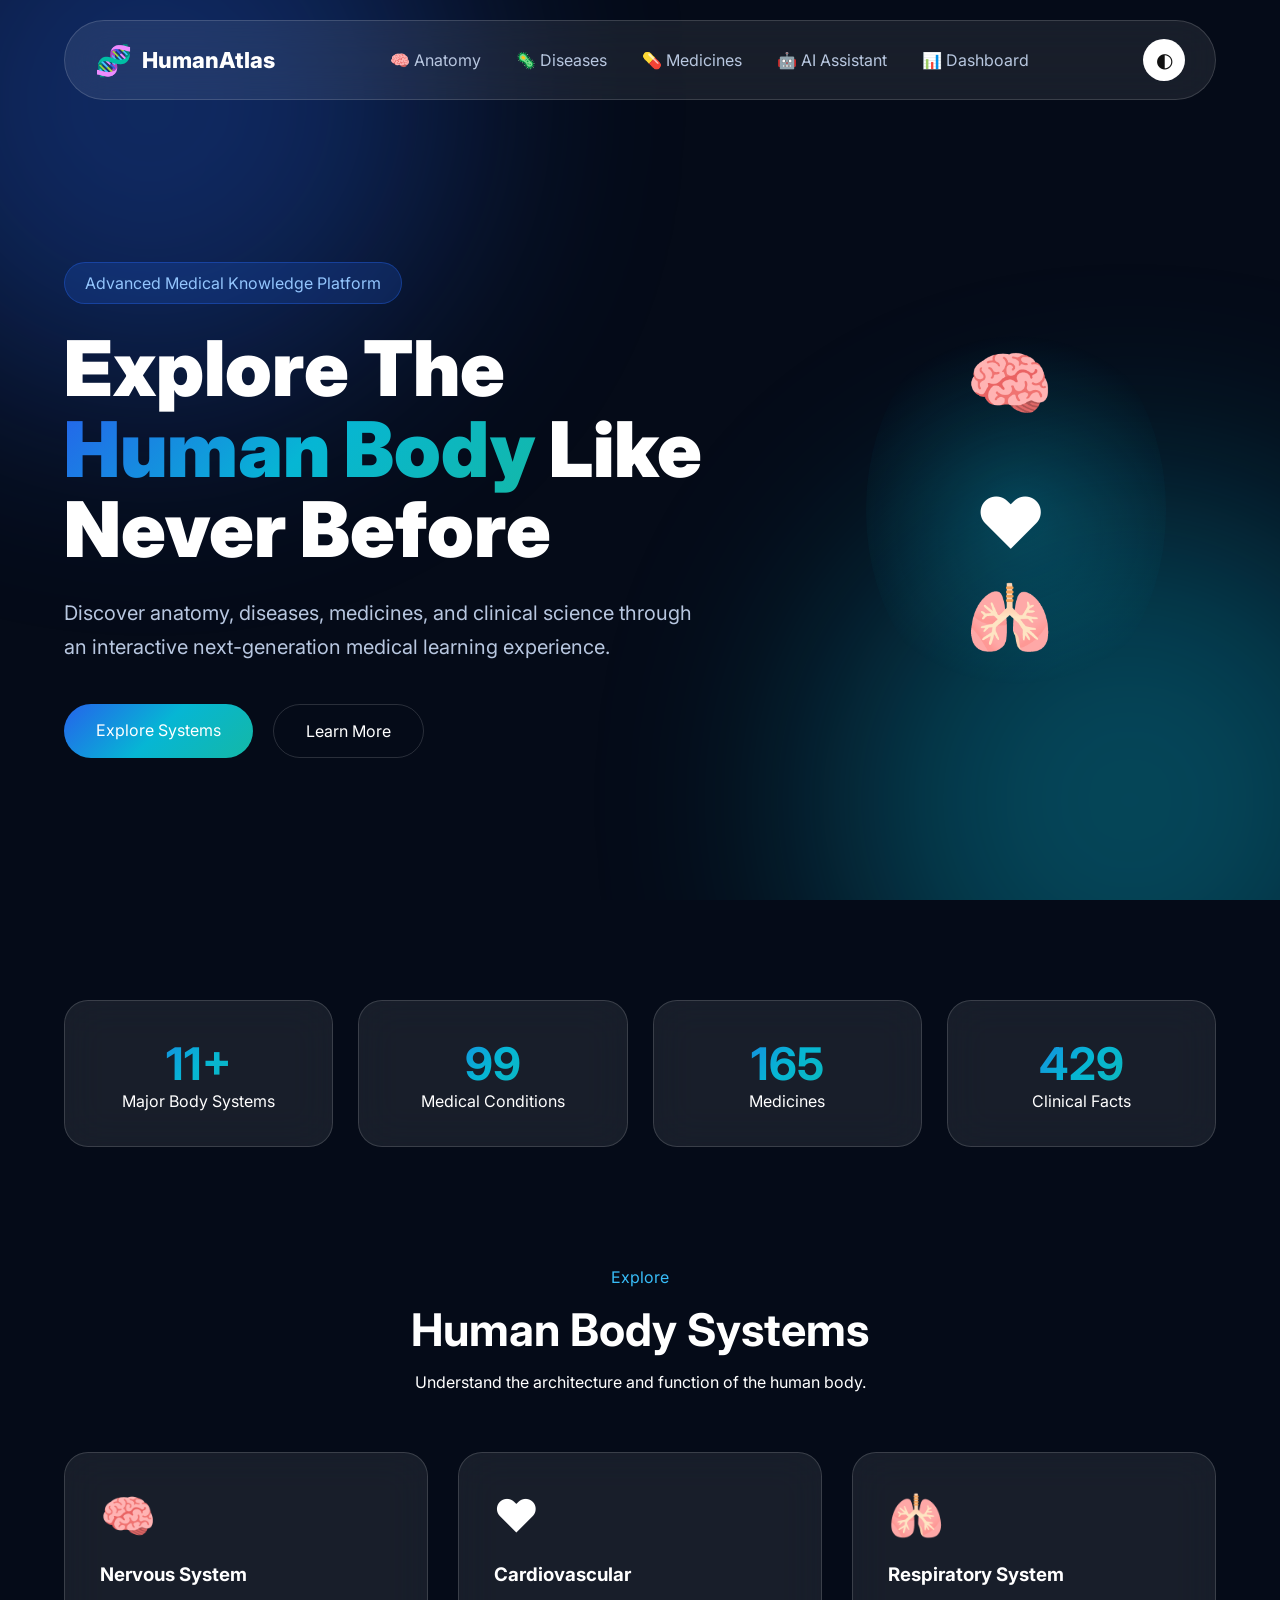
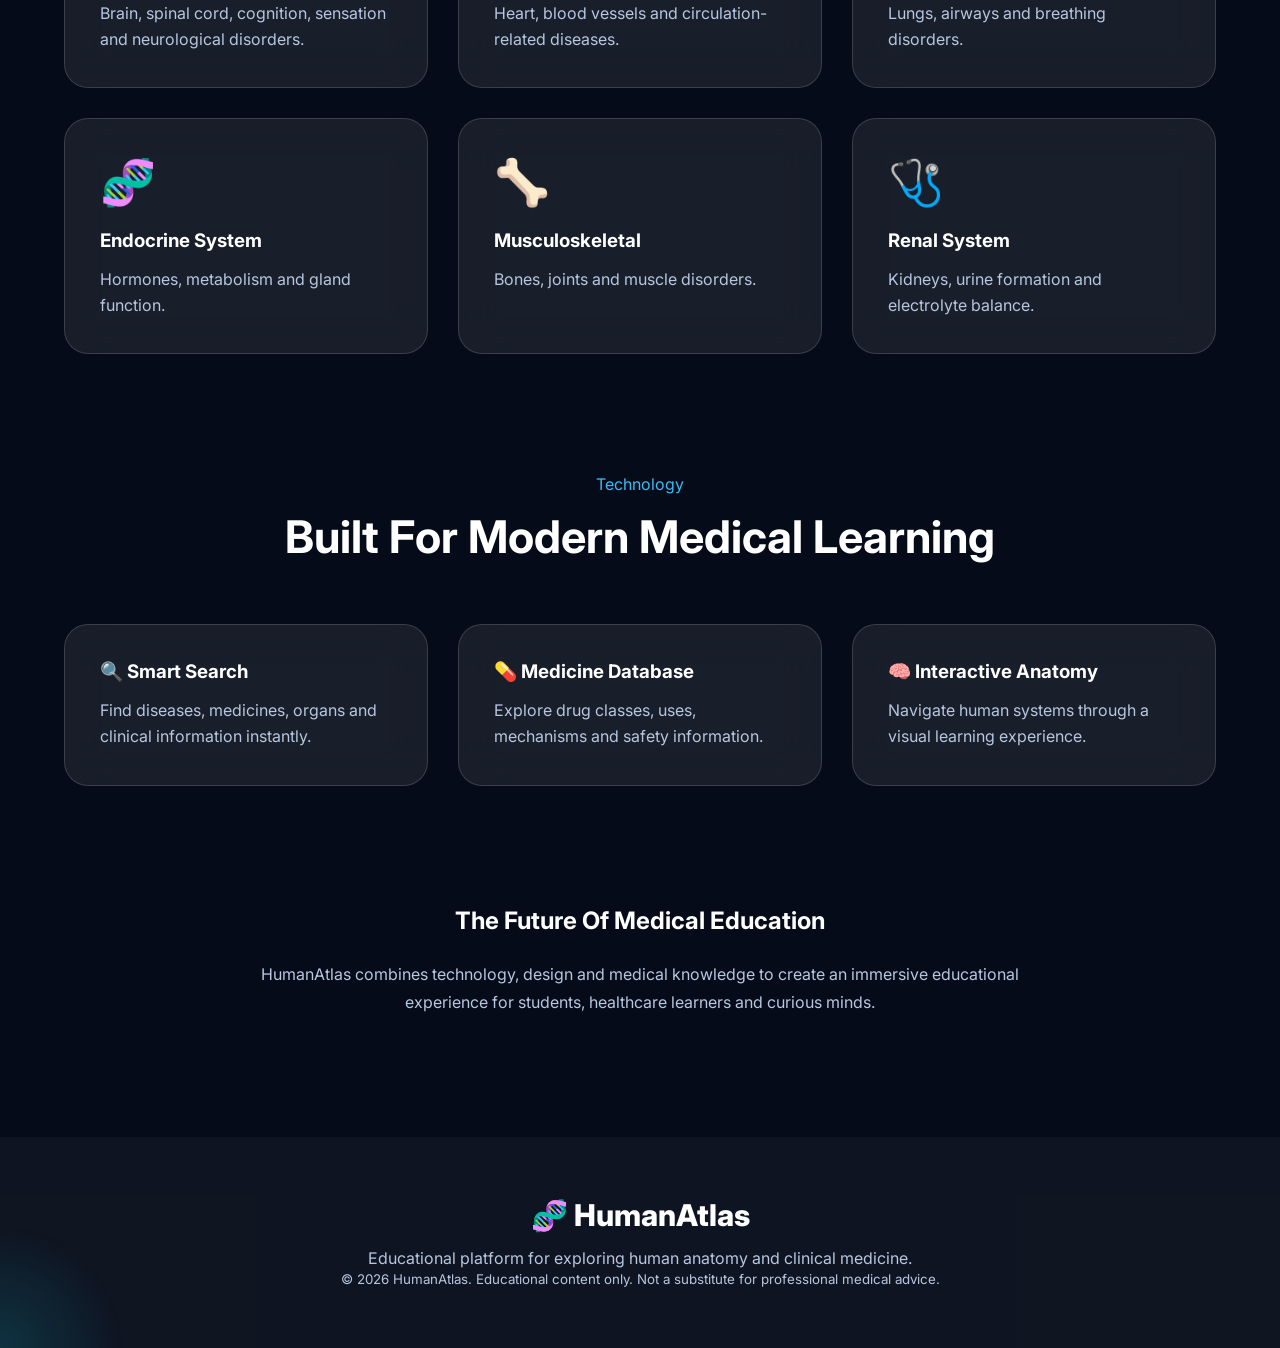
<file: index.html>
<!DOCTYPE html>
<html lang="en">
<head>
    <meta charset="UTF-8">
    <meta name="viewport" content="width=device-width, initial-scale=1.0">

    <title>HumanAtlas | Interactive Clinical Medicine Platform</title>

    <meta name="description" content="HumanAtlas is an interactive medical education platform exploring human anatomy, diseases, medicines, and clinical knowledge.">
    <meta name="keywords" content="human anatomy, medicine, diseases, healthcare, clinical education">

    <!-- Google Font -->
    <link rel="preconnect" href="https://fonts.googleapis.com">
    <link rel="preconnect" href="https://fonts.gstatic.com" crossorigin>

    <link href="https://fonts.googleapis.com/css2?family=Inter:wght@300;400;500;600;700;800;900&display=swap" rel="stylesheet">


    <!-- CSS -->
    <link rel="stylesheet" href="css/style.css">
    <link rel="stylesheet" href="css/animations.css">
    <link rel="stylesheet" href="css/responsive.css">


</head>


<body>


<!-- =========================
     Loading Screen
========================= -->

<div class="loader">

    <div class="dna-loader">
        <span></span>
        <span></span>
        <span></span>
        <span></span>
    </div>

    <h2>HumanAtlas</h2>

</div>



<!-- =========================
     Background Effects
========================= -->

<div class="background">

    <div class="aurora aurora-one"></div>
    <div class="aurora aurora-two"></div>
    <div class="particles"></div>

</div>




<!-- =========================
     Navigation
========================= -->


<header class="navbar">


    <div class="logo">

        <span class="logo-icon">
            🧬
        </span>

        <span>
            HumanAtlas
        </span>

    </div>


<nav class="desktop-menu">

<a href="anatomy.html">🧠 Anatomy</a>

<a href="diseases.html">🦠 Diseases</a>

<a href="medicines.html">💊 Medicines</a>

<a href="ai-assistant.html">🤖 AI Assistant</a>

<a href="health-dashboard.html">📊 Dashboard</a>

<!-- <a href="3d-anatomy.html">🧬 3D Anatomy</a>

<a href="emergency-guide.html">🚨 Emergency Guide</a>

<a href="genetics.html">🧬 Genetics</a>

<a href="medical-lab.html">🧪 Medical Lab</a>

<a href="quiz-academy.html">📝 Quiz Academy</a> -->

</nav>



<button class="mobile-menu-btn">
☰
</button>


    <button class="theme-btn">

        ◐

    </button>


</header>





<!-- =========================
     Hero Section
========================= -->


<section class="hero" id="home">


    <div class="hero-content">


        <span class="badge">

            Advanced Medical Knowledge Platform

        </span>



        <h1>

            Explore The
            <span>
                Human Body
            </span>

            Like Never Before

        </h1>



        <p>

            Discover anatomy, diseases, medicines, and clinical science through an interactive next-generation medical learning experience.

        </p>



        <div class="hero-buttons">

            <a href="emergency-guide.html" class="primary-btn">

                Explore Systems

            </a>


            <a href="medical-lab.html" class="secondary-btn">

                Learn More

            </a>


        </div>


    </div>





    <!-- Human Body Placeholder -->

    <div class="human-model">


        <div class="body-circle"></div>


        <div class="organ brain">
            🧠
        </div>


        <div class="organ heart">
            ❤️
        </div>


        <div class="organ lungs">
            🫁
        </div>


    </div>



</section>





<!-- =========================
     Statistics
========================= -->


<section class="statistics">


<div class="stat-card">

<h2 data-count="11">
0
</h2>

<p>
Major Body Systems
</p>

</div>



<div class="stat-card">

<h2 data-count="200">
0
</h2>

<p>
Medical Conditions
</p>

</div>



<div class="stat-card">

<h2 data-count="400">
0
</h2>

<p>
Medicines
</p>

</div>



<div class="stat-card">

<h2 data-count="1000">
0
</h2>

<p>
Clinical Facts
</p>

</div>



</section>






<!-- =========================
     Body Systems
========================= -->


<section class="systems" id="systems">


<div class="section-title">


<span>
Explore
</span>


<h2>
Human Body Systems
</h2>


<p>
Understand the architecture and function of the human body.
</p>


</div>




<div class="system-grid">



<div class="system-card">

<div class="icon">
🧠
</div>

<h3>
Nervous System
</h3>

<p>
Brain, spinal cord, cognition, sensation and neurological disorders.
</p>

</div>




<div class="system-card">

<div class="icon">
❤️
</div>

<h3>
Cardiovascular
</h3>

<p>
Heart, blood vessels and circulation-related diseases.
</p>

</div>





<div class="system-card">

<div class="icon">
🫁
</div>

<h3>
Respiratory System
</h3>

<p>
Lungs, airways and breathing disorders.
</p>

</div>





<div class="system-card">

<div class="icon">
🧬
</div>

<h3>
Endocrine System
</h3>

<p>
Hormones, metabolism and gland function.
</p>

</div>





<div class="system-card">

<div class="icon">
🦴
</div>

<h3>
Musculoskeletal
</h3>

<p>
Bones, joints and muscle disorders.
</p>

</div>





<div class="system-card">

<div class="icon">
🩺
</div>

<h3>
Renal System
</h3>

<p>
Kidneys, urine formation and electrolyte balance.
</p>

</div>



</div>


</section>






<!-- =========================
     Features
========================= -->


<section class="features" id="features">


<div class="section-title">


<span>
Technology
</span>


<h2>
Built For Modern Medical Learning
</h2>


</div>




<div class="feature-grid">



<div class="feature-card">

<h3>
🔍 Smart Search
</h3>

<p>
Find diseases, medicines, organs and clinical information instantly.
</p>

</div>




<div class="feature-card">

<h3>
💊 Medicine Database
</h3>

<p>
Explore drug classes, uses, mechanisms and safety information.
</p>

</div>




<div class="feature-card">

<h3>
🧠 Interactive Anatomy
</h3>

<p>
Navigate human systems through a visual learning experience.
</p>

</div>



</div>



</section>






<!-- =========================
     About
========================= -->


<section class="about" id="about">


<h2>
The Future Of Medical Education
</h2>


<p>

HumanAtlas combines technology, design and medical knowledge to create an immersive educational experience for students, healthcare learners and curious minds.

</p>


</section>







<!-- =========================
     Footer
========================= -->


<footer>


<div class="footer-logo">

🧬 HumanAtlas

</div>


<p>

Educational platform for exploring human anatomy and clinical medicine.

</p>


<small>

© 2026 HumanAtlas. Educational content only. Not a substitute for professional medical advice.

</small>


</footer>

<div class="mobile-menu">


<button class="close-menu">
✕
</button>


<a href="anatomy.html">
🧠 Anatomy
</a>


<a href="diseases.html">
🦠 Diseases
</a>


<a href="medicines.html">
💊 Medicines
</a>


<a href="ai-assistant.html">
🤖 AI Assistant
</a>


<a href="health-dashboard.html">
📊 Dashboard
</a>


<a href="3d-anatomy.html">
🧬 3D Anatomy
</a>

<a href="emergency-guide.html">🚨 Emergency Guide</a>

<a href="genetics.html">🧬 Genetics</a>

<a href="medical-lab.html">🧪 Medical Lab</a>

<a href="quiz-academy.html">📝 Quiz Academy</a>

</div>



<!-- JavaScript -->

<script src="js/app.js"></script>
<script src="js/navigation.js"></script>


</body>
</html>
</file>
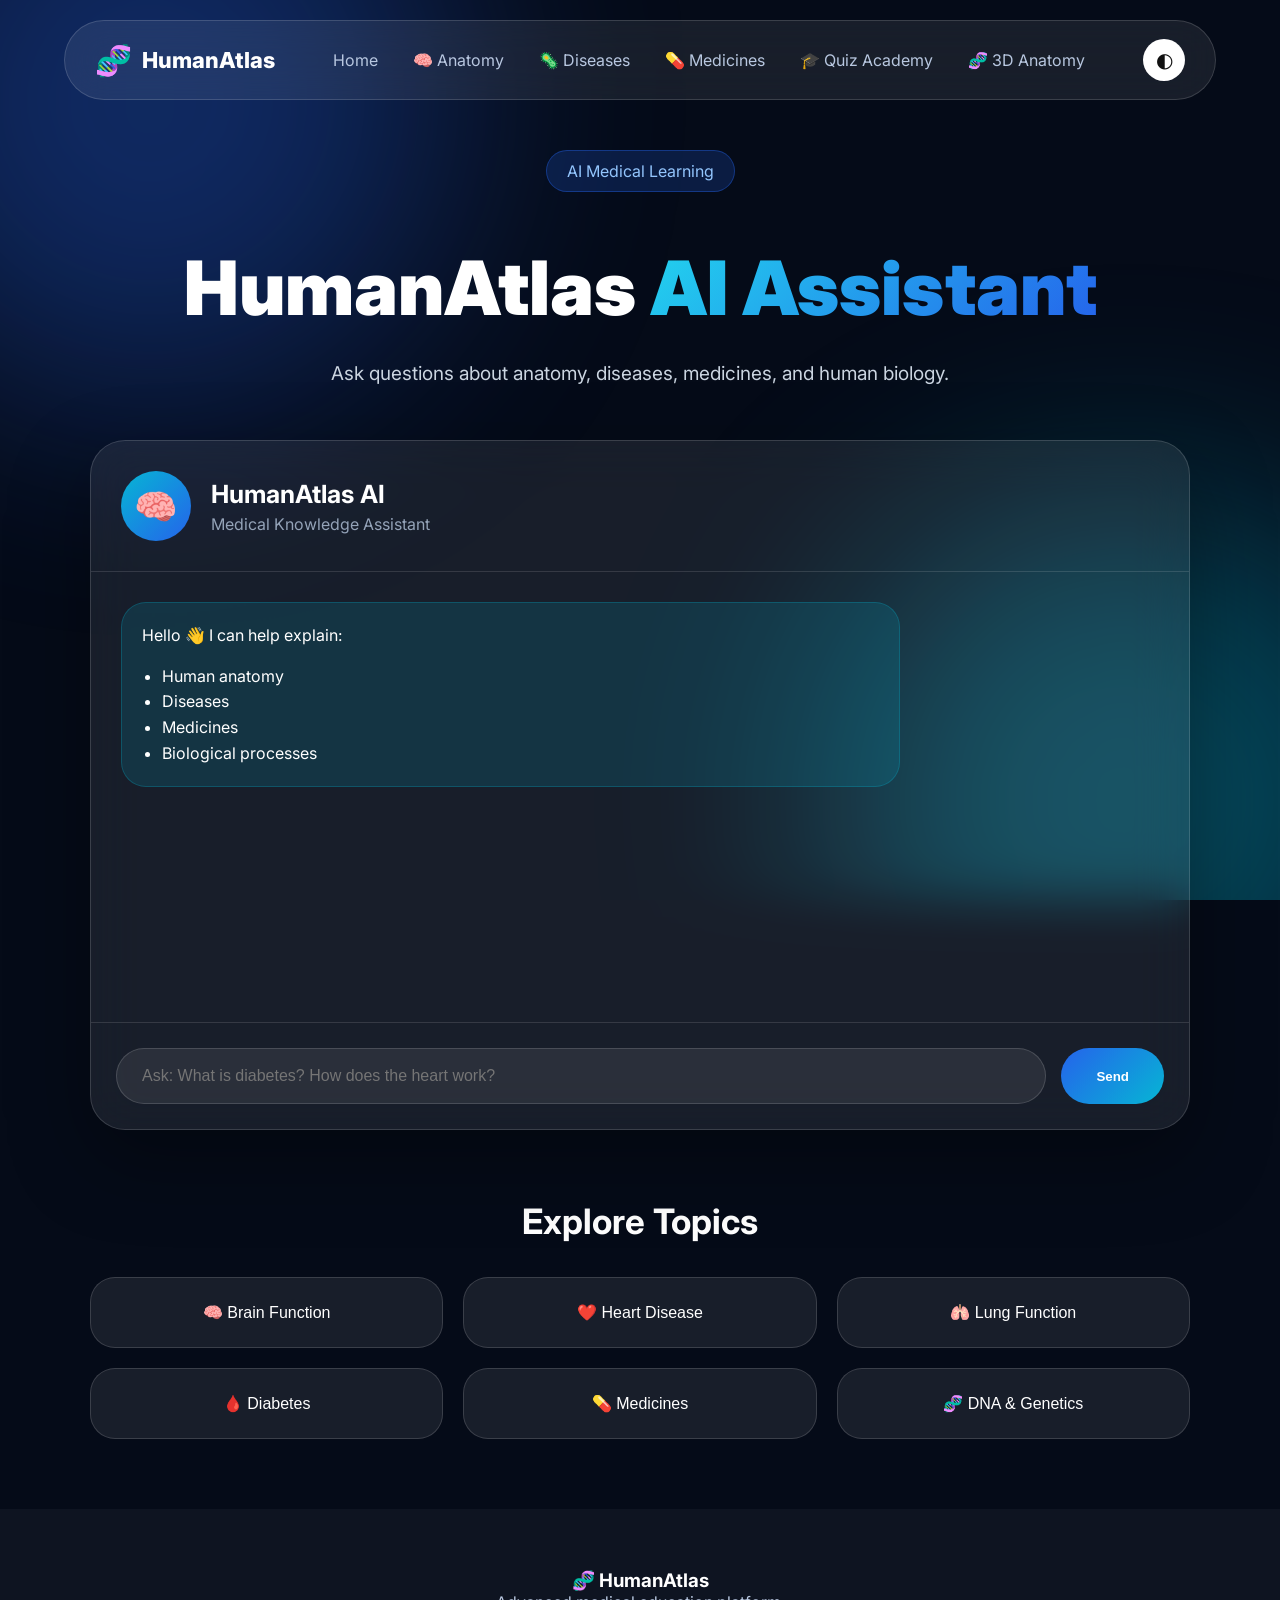
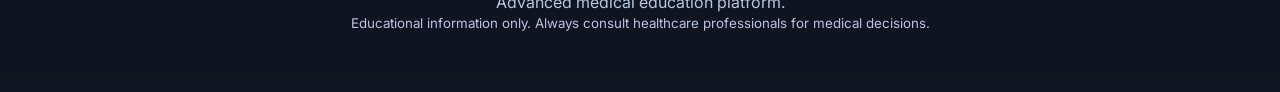
<file: ai-assistant.html>
<!DOCTYPE html>
<html lang="en">

<head>

<meta charset="UTF-8">

<meta name="viewport" content="width=device-width, initial-scale=1.0">


<title>AI Medical Assistant | HumanAtlas</title>


<meta name="description" content="HumanAtlas AI medical learning assistant for anatomy, diseases and medicine education.">



<link rel="preconnect" href="https://fonts.googleapis.com">

<link rel="preconnect" href="https://fonts.gstatic.com" crossorigin>


<link href="https://fonts.googleapis.com/css2?family=Inter:wght@300;400;500;600;700;800&display=swap" rel="stylesheet">



<link rel="stylesheet" href="css/style.css">

<link rel="stylesheet" href="css/ai.css">

<link rel="stylesheet" href="css/responsive.css">



</head>



<body>



<div class="background">

<div class="aurora aurora-one"></div>

<div class="aurora aurora-two"></div>

</div>








<header class="navbar">


<div class="logo">

<span class="logo-icon">
🧬
</span>

<span>
HumanAtlas
</span>

</div>




<nav class="desktop-menu">


<a href="index.html">
Home
</a>


<a href="anatomy.html">
🧠 Anatomy
</a>


<a href="diseases.html">
🦠 Diseases
</a>


<a href="medicines.html">
💊 Medicines
</a>


<a href="quiz-academy.html">
🎓 Quiz Academy
</a>


<a href="3d-anatomy.html">
🧬 3D Anatomy
</a>



</nav>




<div class="nav-actions">


<button class="theme-btn">
◐
</button>


<button class="mobile-toggle">

☰

</button>


</div>



</header>









<section class="ai-hero">


<div class="badge">

AI Medical Learning

</div>



<h1>

HumanAtlas

<span>
AI Assistant
</span>

</h1>




<p>

Ask questions about anatomy, diseases, medicines, and human biology.

</p>


</section>









<section class="ai-container">



<div class="chat-window">



<div class="chat-header">


<div class="ai-avatar">

🧠

</div>


<div>

<h3>
HumanAtlas AI
</h3>


<p>
Medical Knowledge Assistant
</p>


</div>


</div>









<div 
id="chatMessages"
class="chat-messages">


<div class="message ai-message">


Hello 👋

I can help explain:

<ul>

<li>Human anatomy</li>

<li>Diseases</li>

<li>Medicines</li>

<li>Biological processes</li>

</ul>


</div>


</div>








<div class="chat-input-area">


<input

id="userQuestion"

type="text"

placeholder="Ask: What is diabetes? How does the heart work?"

>



<button id="sendQuestion">

Send

</button>


</div>




</div>









<section class="quick-topics">


<h2>
Explore Topics
</h2>



<div class="topic-grid">


<button>
🧠 Brain Function
</button>


<button>
❤️ Heart Disease
</button>


<button>
🫁 Lung Function
</button>


<button>
🩸 Diabetes
</button>


<button>
💊 Medicines
</button>


<button>
🧬 DNA & Genetics
</button>



</div>


</section>





</section>









<footer>


<h3>
🧬 HumanAtlas
</h3>


<p>
Advanced medical education platform.
</p>


<small>

Educational information only. Always consult healthcare professionals for medical decisions.

</small>


</footer>

<div class="mobile-panel">


<div class="mobile-header">


<div class="logo">

🧬 HumanAtlas

</div>


<button class="mobile-close">

×

</button>


</div>




<a href="index.html">
🏠 Home
</a>


<a href="anatomy.html">
🧠 Anatomy
</a>


<a href="diseases.html">
🦠 Diseases
</a>


<a href="medicines.html">
💊 Medicines
</a>


<a href="ai-assistant.html">
🤖 AI Assistant
</a>


<a href="health-dashboard.html">
📊 Health Dashboard
</a>


<a href="3d-anatomy.html">
🧬 3D Anatomy
</a>


<a href="emergency-guide.html">
🚑 Emergency
</a>


<a href="quiz-academy.html">
🎓 Academy
</a>


</div>





<script src="js/ai.js"></script>

<script src="js/mobile-nav.js"></script>


</body>

</html>
</file>
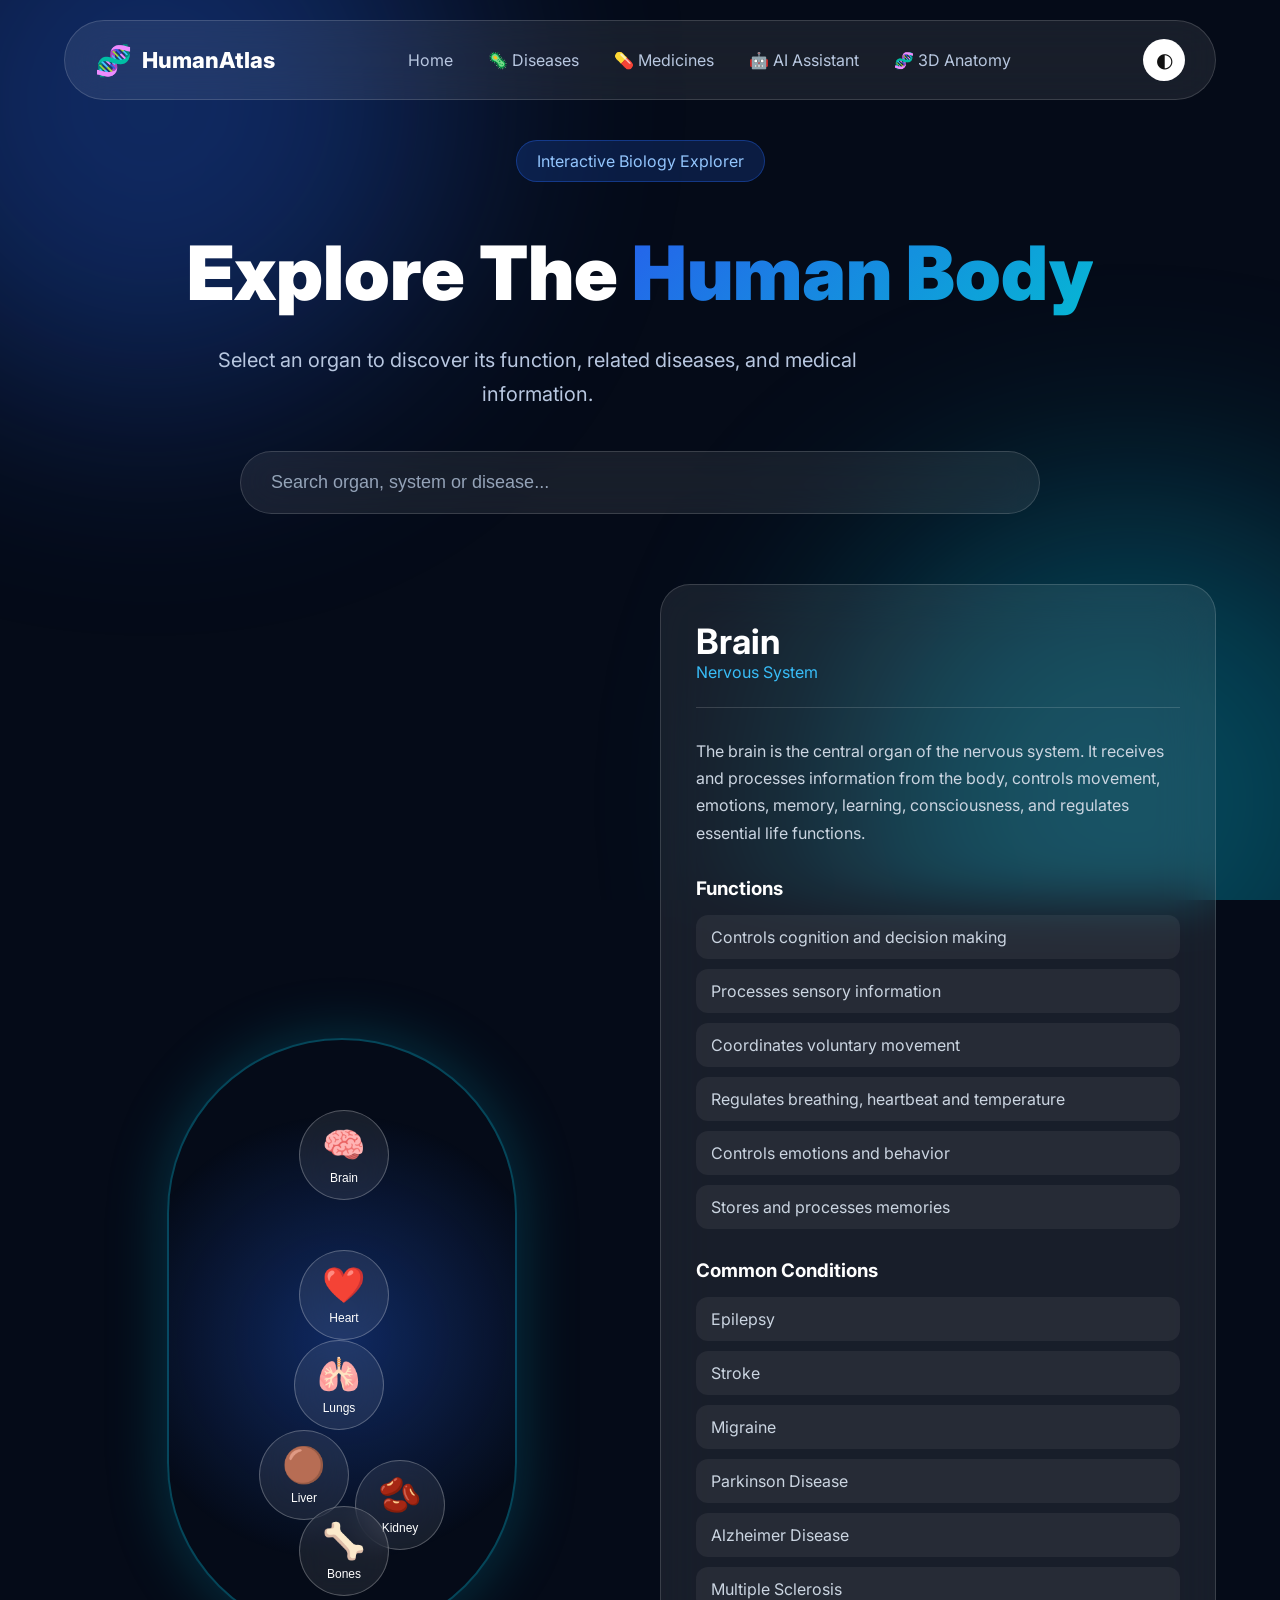
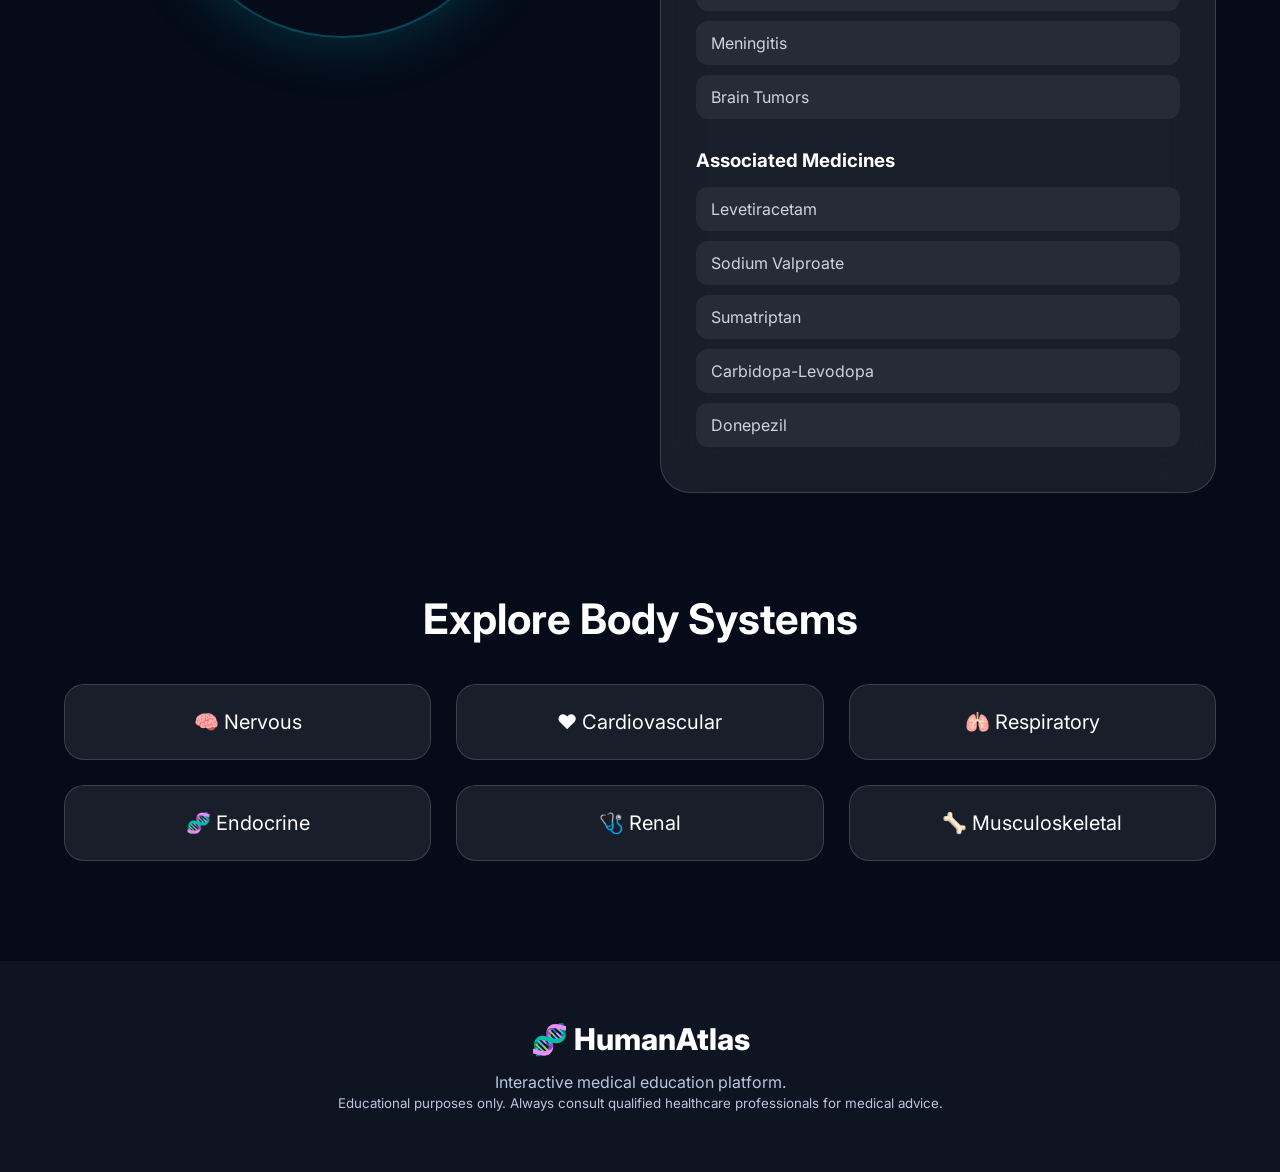
<file: anatomy.html>
<!DOCTYPE html>
<html lang="en">

<head>

<meta charset="UTF-8">

<meta name="viewport" content="width=device-width, initial-scale=1.0">

<title>Human Anatomy Explorer | HumanAtlas</title>

<meta name="description" content="Explore human body organs, systems, functions, diseases and medical information with HumanAtlas.">


<link rel="preconnect" href="https://fonts.googleapis.com">
<link rel="preconnect" href="https://fonts.gstatic.com" crossorigin>

<link href="https://fonts.googleapis.com/css2?family=Inter:wght@300;400;500;600;700;800&display=swap" rel="stylesheet">


<link rel="stylesheet" href="css/style.css">
<link rel="stylesheet" href="css/anatomy.css">

<link rel="stylesheet" href="css/responsive.css">


</head>


<body>



<div class="background">

<div class="aurora aurora-one"></div>

<div class="aurora aurora-two"></div>

</div>





<!-- Navigation -->

<header class="navbar">


<div class="logo">

<span class="logo-icon">
🧬
</span>

<span>
HumanAtlas
</span>

</div>




<nav class="desktop-menu">


<a href="index.html">
Home
</a>


<a href="diseases.html">
🦠 Diseases
</a>


<a href="medicines.html">
💊 Medicines
</a>


<a href="ai-assistant.html">
🤖 AI Assistant
</a>


<a href="3d-anatomy.html">
🧬 3D Anatomy
</a>
</a>



</nav>




<div class="nav-actions">


<button class="theme-btn">
◐
</button>


<button class="mobile-toggle">

☰

</button>


</div>



</header>







<!-- Anatomy Hero -->

<section class="anatomy-hero">


<div>


<span class="badge">
Interactive Biology Explorer
</span>


<h1>

Explore The
<span>
Human Body
</span>

</h1>


<p>

Select an organ to discover its function, related diseases, and medical information.

</p>


</div>



</section>







<!-- Search -->

<section class="anatomy-search">


<input 
type="search"
id="organSearch"
placeholder="Search organ, system or disease..."
>


</section>







<!-- Main Explorer -->


<section class="anatomy-container">





<!-- Human Body Display -->


<div class="body-view">



<div class="human-outline">


<button class="organ-btn brain-btn"
data-organ="brain">

🧠

<span>
Brain
</span>

</button>



<button class="organ-btn heart-btn"
data-organ="heart">

❤️

<span>
Heart
</span>

</button>



<button class="organ-btn lungs-btn"
data-organ="lungs">

🫁

<span>
Lungs
</span>

</button>



<button class="organ-btn liver-btn"
data-organ="liver">

🟤

<span>
Liver
</span>

</button>



<button class="organ-btn kidney-btn"
data-organ="kidney">

🫘

<span>
Kidney
</span>

</button>



<button class="organ-btn bone-btn"
data-organ="bones">

🦴

<span>
Bones
</span>

</button>


</div>


</div>






<!-- Information Panel -->


<div class="organ-panel">



<div class="panel-header">


<h2 id="organName">

Select an Organ

</h2>


<span id="organSystem">

Human Anatomy

</span>


</div>





<div class="panel-content">


<p id="organDescription">

Choose an organ from the human body map to view details.

</p>



<div class="info-section">


<h3>
Functions
</h3>


<ul id="organFunctions">

<li>
Waiting for selection...
</li>

</ul>


</div>






<div class="info-section">


<h3>
Common Conditions
</h3>


<ul id="organDiseases">

<li>
Waiting for selection...
</li>

</ul>


</div>






<div class="info-section">


<h3>
Associated Medicines
</h3>


<ul id="organMedicines">

<li>
Waiting for selection...
</li>

</ul>


</div>




</div>



</div>




</section>








<!-- Systems Preview -->


<section class="anatomy-systems">


<h2>
Explore Body Systems
</h2>



<div class="system-mini-grid">


<div>
🧠 Nervous
</div>


<div>
❤️ Cardiovascular
</div>


<div>
🫁 Respiratory
</div>


<div>
🧬 Endocrine
</div>


<div>
🩺 Renal
</div>


<div>
🦴 Musculoskeletal
</div>


</div>


</section>







<footer>


<div class="footer-logo">
🧬 HumanAtlas
</div>


<p>
Interactive medical education platform.
</p>


<small>
Educational purposes only. Always consult qualified healthcare professionals for medical advice.
</small>


</footer>


<div class="mobile-panel">


<div class="mobile-header">


<div class="logo">

🧬 HumanAtlas

</div>


<button class="mobile-close">

×

</button>


</div>




<a href="index.html">
🏠 Home
</a>


<a href="anatomy.html">
🧠 Anatomy
</a>


<a href="diseases.html">
🦠 Diseases
</a>


<a href="medicines.html">
💊 Medicines
</a>


<a href="ai-assistant.html">
🤖 AI Assistant
</a>


<a href="health-dashboard.html">
📊 Health Dashboard
</a>


<a href="3d-anatomy.html">
🧬 3D Anatomy
</a>


<a href="emergency-guide.html">
🚑 Emergency
</a>


<a href="quiz-academy.html">
🎓 Academy
</a>


</div>



<script src="js/anatomy.js"></script>

<script src="js/mobile-nav.js"></script>

</body>

</html>
</file>
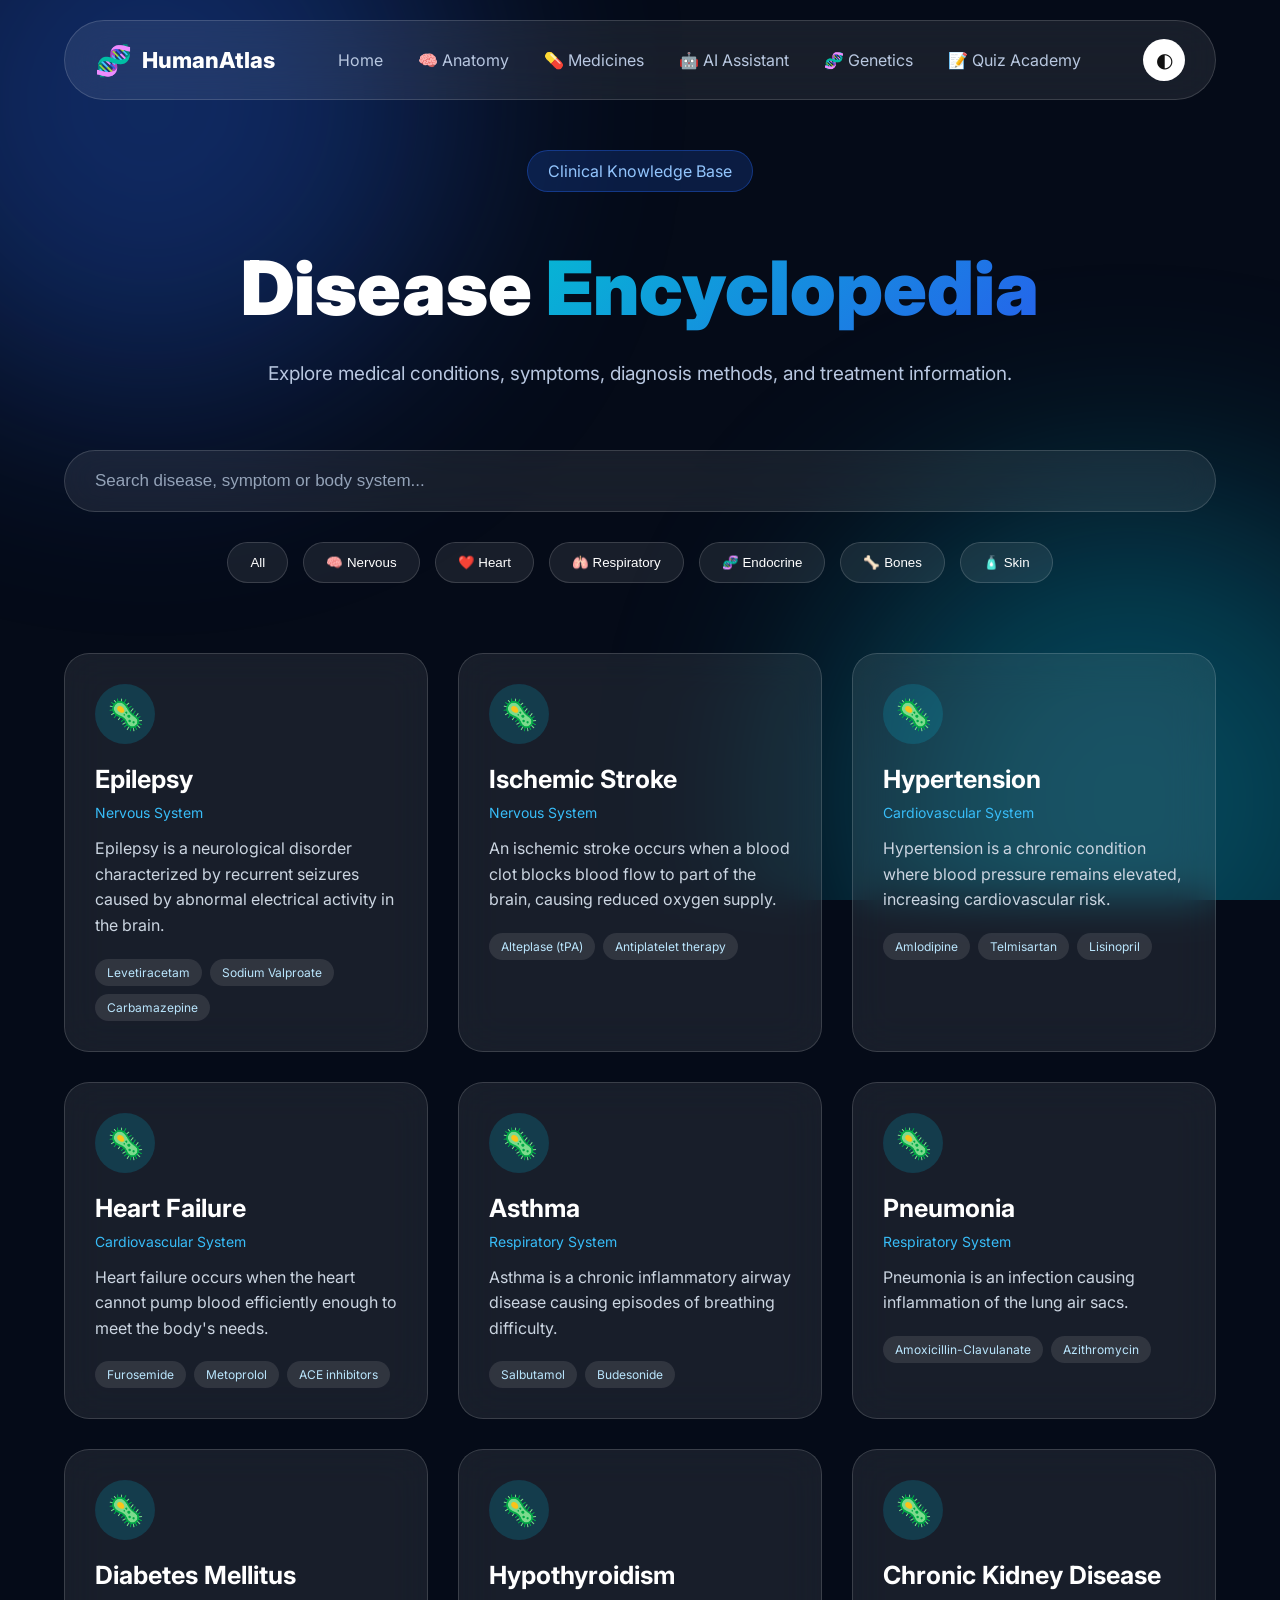
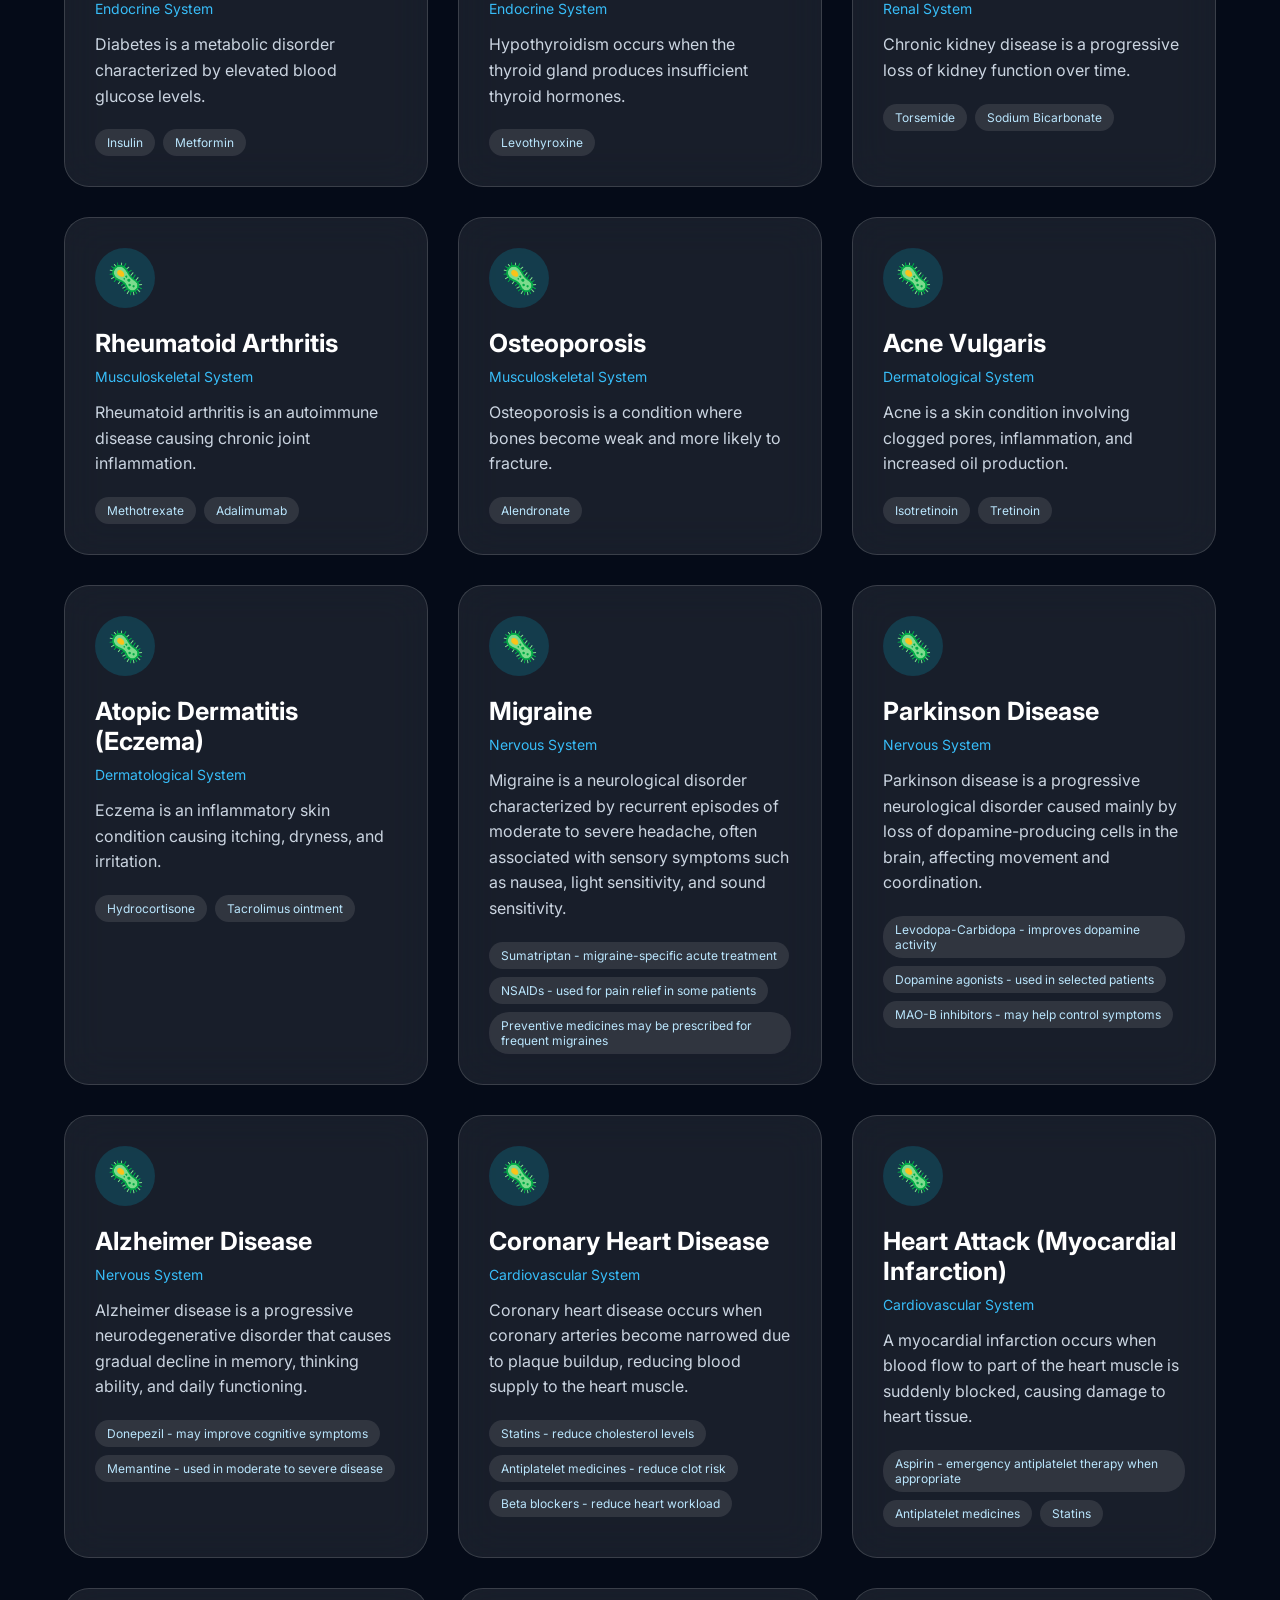
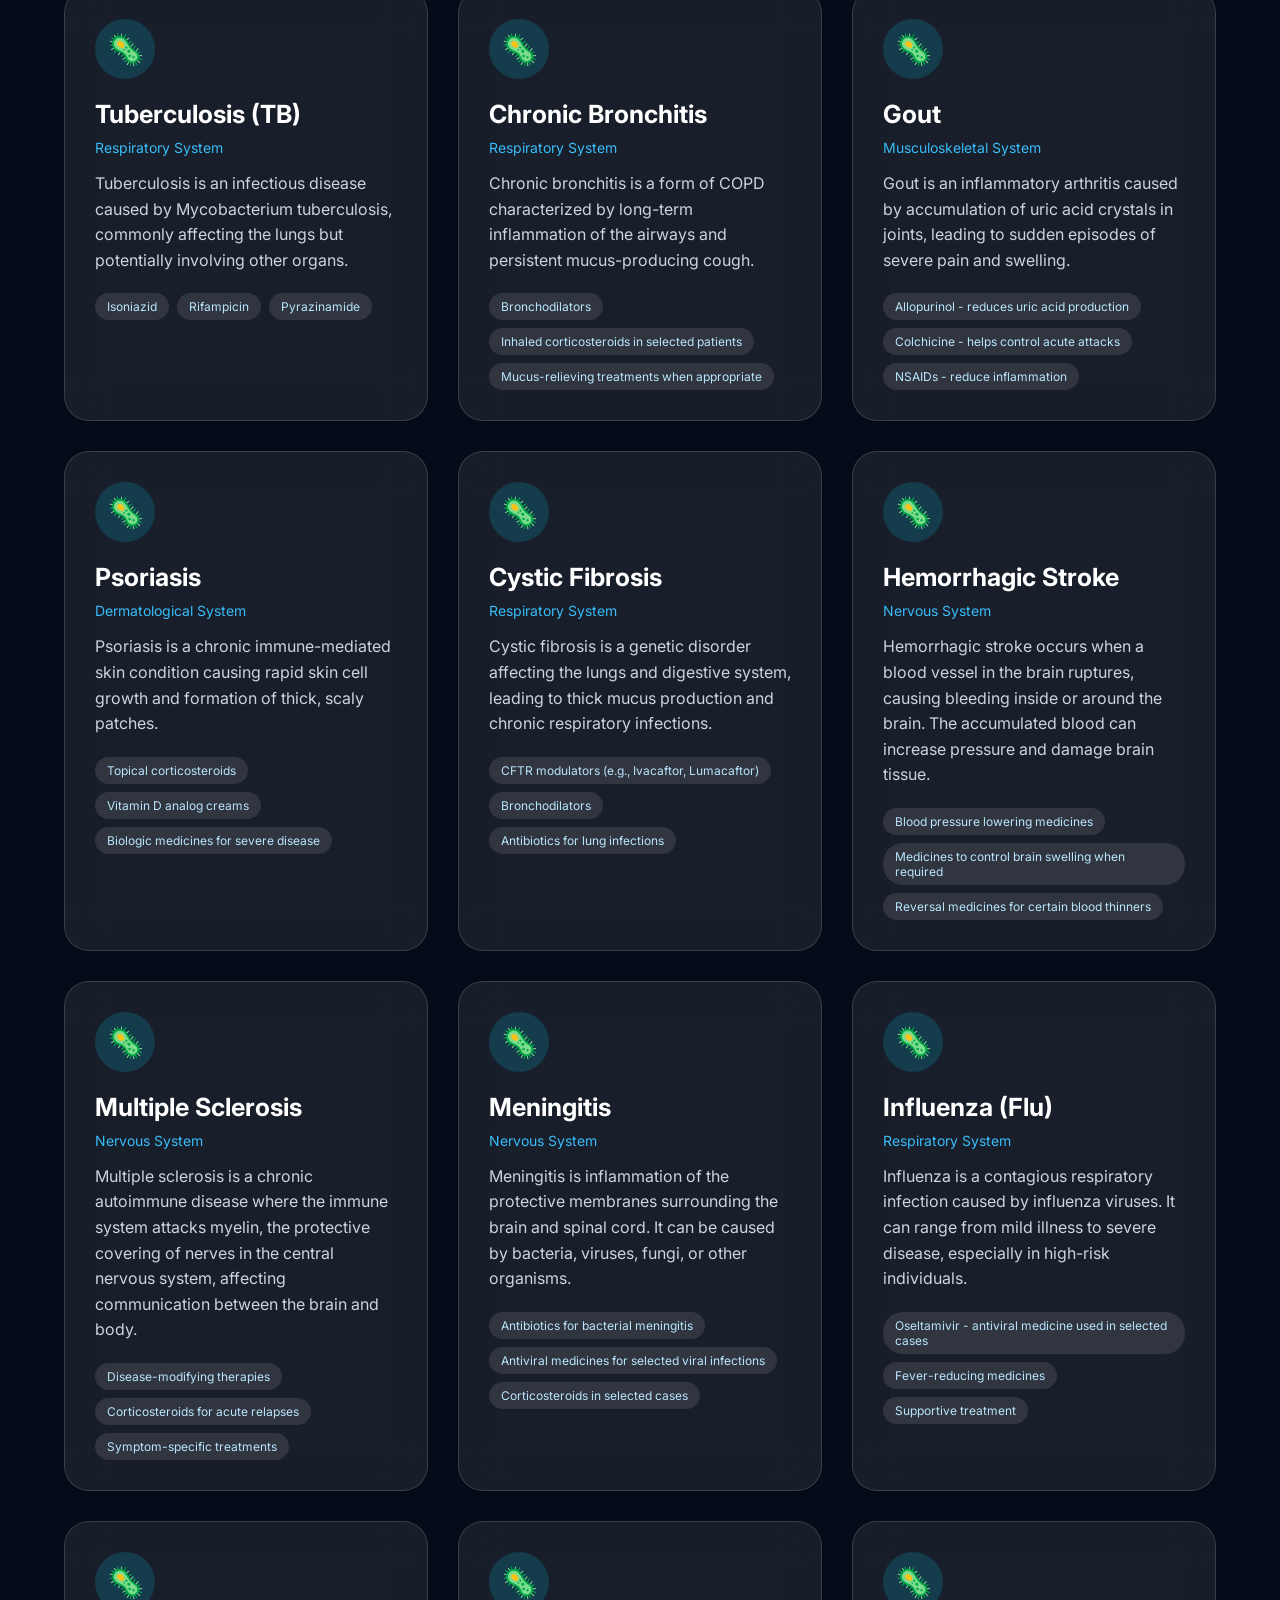
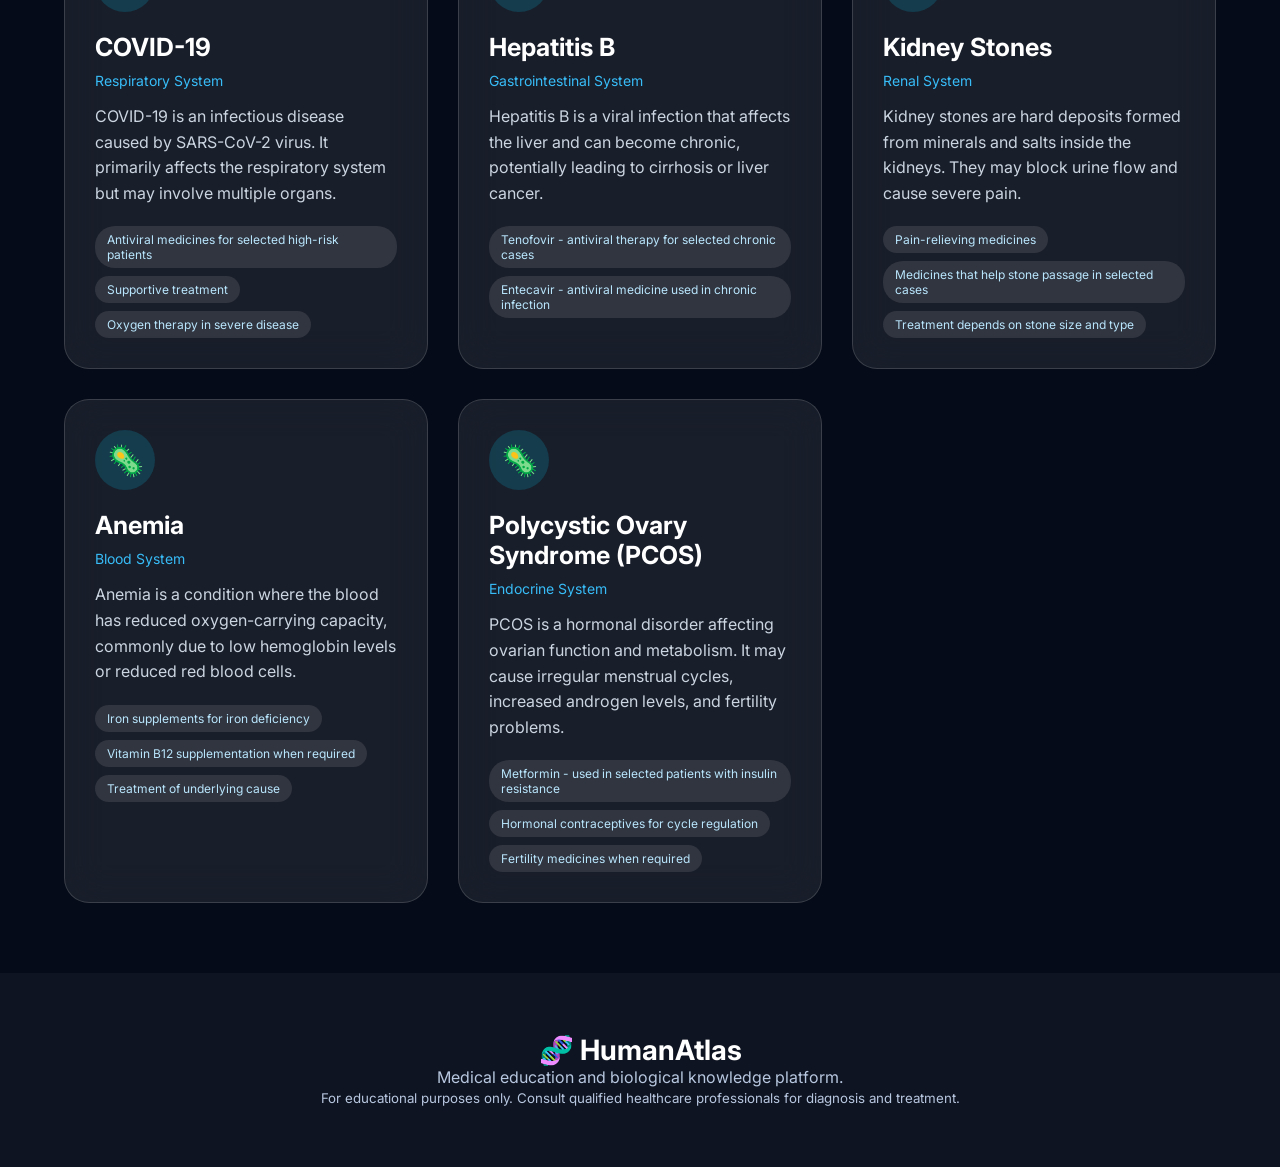
<file: diseases.html>
<!DOCTYPE html>
<html lang="en">

<head>

<meta charset="UTF-8">

<meta name="viewport" content="width=device-width, initial-scale=1.0">

<title>Disease Encyclopedia | HumanAtlas</title>

<meta name="description" content="Explore diseases, symptoms, diagnosis information and treatment categories with HumanAtlas.">


<link rel="preconnect" href="https://fonts.googleapis.com">

<link rel="preconnect" href="https://fonts.gstatic.com" crossorigin>

<link href="https://fonts.googleapis.com/css2?family=Inter:wght@300;400;500;600;700;800&display=swap" rel="stylesheet">


<link rel="stylesheet" href="css/style.css">

<link rel="stylesheet" href="css/database.css">

<link rel="stylesheet" href="css/responsive.css">


</head>


<body>



<div class="background">

<div class="aurora aurora-one"></div>

<div class="aurora aurora-two"></div>

</div>





<header class="navbar">


<div class="logo">

<span class="logo-icon">
🧬
</span>

<span>
HumanAtlas
</span>

</div>




<nav class="desktop-menu">


<a href="index.html">
Home
</a>


<a href="anatomy.html">
🧠 Anatomy
</a>


<a href="medicines.html">
💊 Medicines
</a>


<a href="ai-assistant.html">
🤖 AI Assistant
</a>


<a href="genetics.html">
   🧬 Genetics
</a>

<a href="quiz-academy.html">
   📝 Quiz Academy
</a>


</nav>




<div class="nav-actions">


<button class="theme-btn">
◐
</button>


<button class="mobile-toggle">

☰

</button>


</div>



</header>







<section class="database-hero">


<span class="badge">
Clinical Knowledge Base
</span>


<h1>

Disease

<span>
Encyclopedia
</span>

</h1>



<p>

Explore medical conditions, symptoms, diagnosis methods, and treatment information.

</p>


</section>







<section class="database-tools">


<input

id="diseaseSearch"

type="search"

placeholder="Search disease, symptom or body system..."

>




<div class="filter-buttons">


<button data-filter="all">
All
</button>


<button data-filter="Nervous System">
🧠 Nervous
</button>


<button data-filter="Cardiovascular System">
❤️ Heart
</button>


<button data-filter="Respiratory System">
🫁 Respiratory
</button>


<button data-filter="Endocrine System">
🧬 Endocrine
</button>


<button data-filter="Musculoskeletal System">
🦴 Bones
</button>


<button data-filter="Dermatological System">
🧴 Skin
</button>


</div>


</section>







<section class="database-container">


<div 
id="diseaseGrid"
class="database-grid">

<!-- Disease cards generated by JavaScript -->


</div>


</section>








<!-- Disease Detail Modal -->


<div 
id="diseaseModal"
class="modal">


<div class="modal-content">


<button 
id="closeModal"
class="close-btn">

×


</button>



<h2 id="modalTitle">

Disease Name

</h2>


<p id="modalDescription">

Description

</p>



<div class="modal-section">

<h3>
Symptoms
</h3>

<ul id="modalSymptoms"></ul>

</div>




<div class="modal-section">

<h3>
Diagnosis
</h3>

<ul id="modalDiagnosis"></ul>

</div>




<div class="modal-section">

<h3>
Medicines
</h3>

<ul id="modalMedicines"></ul>

</div>



</div>

</div>








<footer>


<h3>
🧬 HumanAtlas
</h3>


<p>
Medical education and biological knowledge platform.
</p>


<small>
For educational purposes only. Consult qualified healthcare professionals for diagnosis and treatment.
</small>


</footer>


<div class="mobile-panel">


<div class="mobile-header">


<div class="logo">

🧬 HumanAtlas

</div>


<button class="mobile-close">

×

</button>


</div>




<a href="index.html">
🏠 Home
</a>


<a href="anatomy.html">
🧠 Anatomy
</a>


<a href="diseases.html">
🦠 Diseases
</a>


<a href="medicines.html">
💊 Medicines
</a>


<a href="ai-assistant.html">
🤖 AI Assistant
</a>


<a href="health-dashboard.html">
📊 Health Dashboard
</a>


<a href="3d-anatomy.html">
🧬 3D Anatomy
</a>


<a href="emergency-guide.html">
🚑 Emergency
</a>


<a href="quiz-academy.html">
🎓 Academy
</a>


</div>



<script src="js/database.js"></script>

<script src="js/mobile-nav.js"></script>


</body>

</html>
</file>
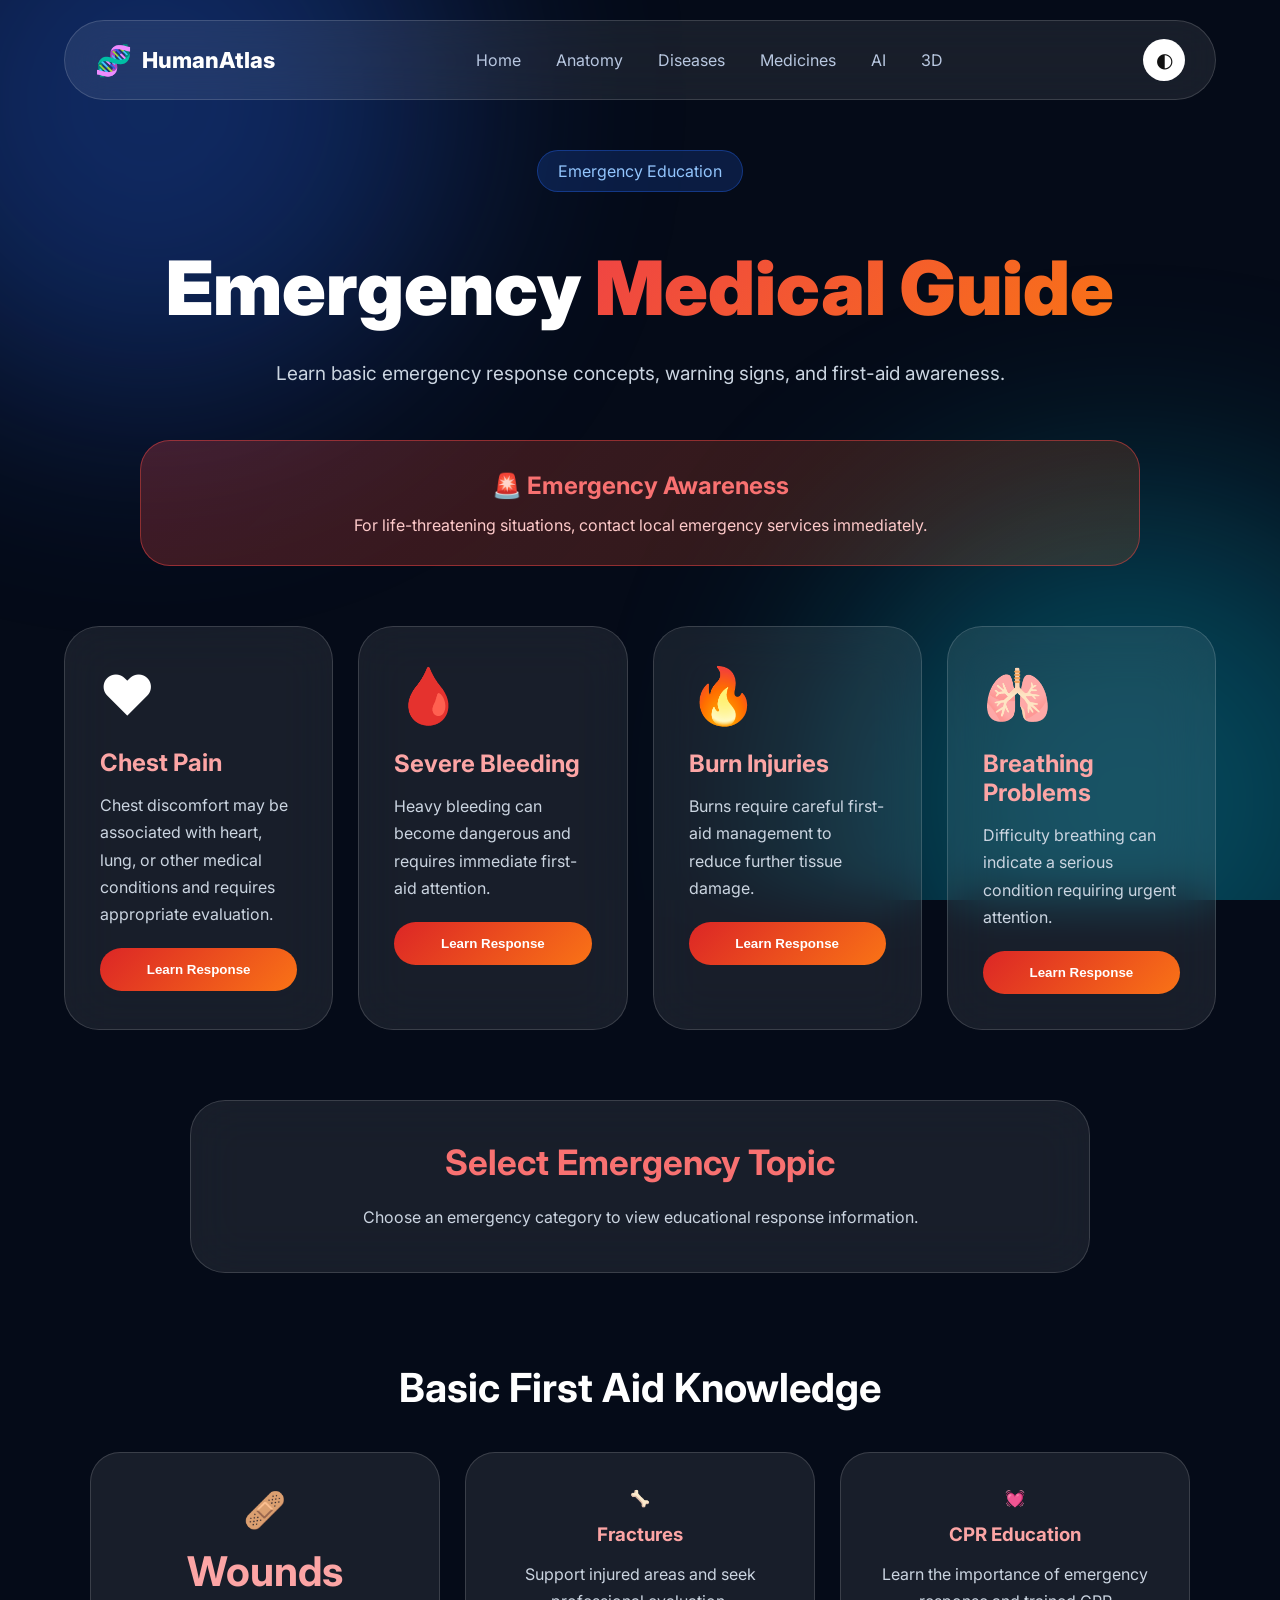
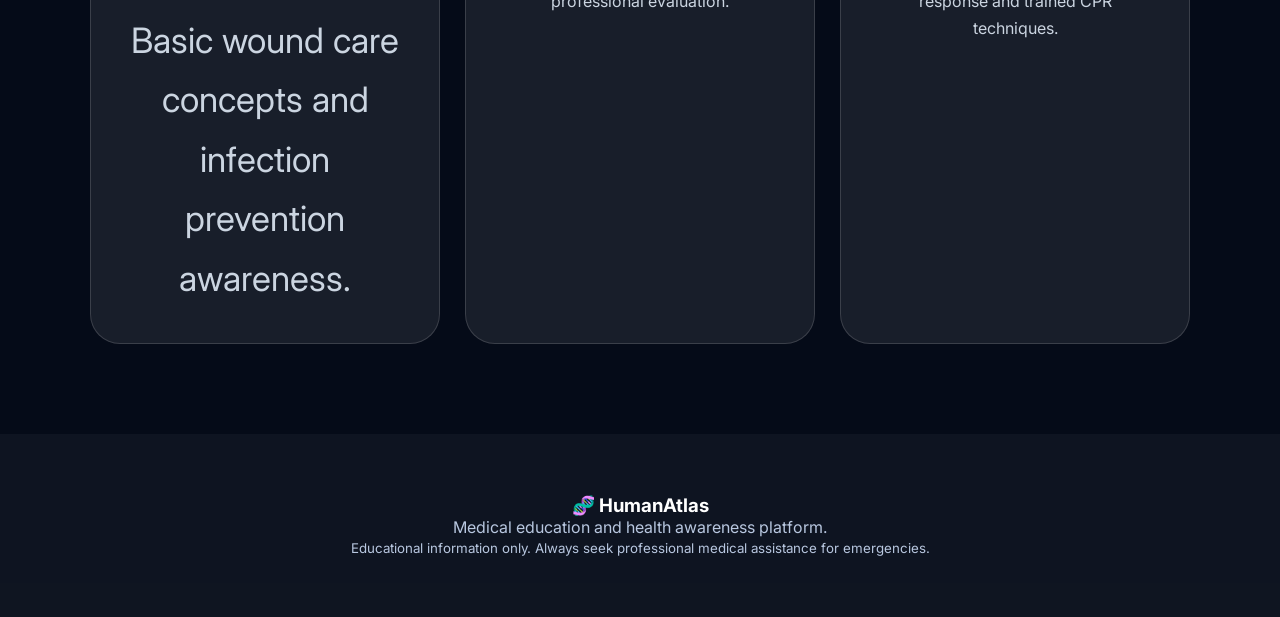
<file: emergency-guide.html>
<!DOCTYPE html>
<html lang="en">

<head>

<meta charset="UTF-8">

<meta name="viewport" content="width=device-width, initial-scale=1.0">


<title>Emergency Medical Guide | HumanAtlas</title>


<meta name="description" content="Learn emergency first aid concepts, warning signs and medical response information with HumanAtlas.">



<link rel="preconnect" href="https://fonts.googleapis.com">

<link rel="preconnect" href="https://fonts.gstatic.com" crossorigin>


<link href="https://fonts.googleapis.com/css2?family=Inter:wght@300;400;500;600;700;800&display=swap" rel="stylesheet">


<link rel="stylesheet" href="css/style.css">

<link rel="stylesheet" href="css/emergency.css">
<link rel="stylesheet" href="css/responsive.css">


</head>



<body>



<div class="background">

<div class="aurora aurora-one"></div>

<div class="aurora aurora-two"></div>

</div>






<header class="navbar">


<div class="logo">

<span class="logo-icon">
🧬
</span>

<span>
HumanAtlas
</span>

</div>




<nav class="desktop-menu">


<a href="index.html">
Home
</a>


<a href="anatomy.html">
Anatomy
</a>


<a href="diseases.html">
Diseases
</a>


<a href="medicines.html">
Medicines
</a>


<a href="ai-assistant.html">
AI
</a>


<a href="3d-anatomy.html">
3D
</a>



</nav>




<div class="nav-actions">


<button class="theme-btn">
◐
</button>


<button class="mobile-toggle">

☰

</button>


</div>



</header>









<section class="emergency-hero">


<div class="badge">

Emergency Education

</div>



<h1>

Emergency

<span>
Medical Guide
</span>

</h1>



<p>

Learn basic emergency response concepts, warning signs, and first-aid awareness.

</p>


</section>









<section class="alert-banner">


<h2>
🚨 Emergency Awareness
</h2>


<p>

For life-threatening situations, contact local emergency services immediately.

</p>


</section>









<section class="emergency-grid">





<div class="emergency-card">


<div class="icon">

❤️

</div>


<h2>
Chest Pain
</h2>


<p>

Chest discomfort may be associated with heart, lung, or other medical conditions and requires appropriate evaluation.

</p>



<button 
class="emergency-btn"
data-topic="chest">

Learn Response

</button>


</div>









<div class="emergency-card">


<div class="icon">

🩸

</div>


<h2>
Severe Bleeding
</h2>


<p>

Heavy bleeding can become dangerous and requires immediate first-aid attention.

</p>



<button 
class="emergency-btn"
data-topic="bleeding">

Learn Response

</button>


</div>









<div class="emergency-card">


<div class="icon">

🔥

</div>


<h2>
Burn Injuries
</h2>


<p>

Burns require careful first-aid management to reduce further tissue damage.

</p>



<button 
class="emergency-btn"
data-topic="burn">

Learn Response

</button>


</div>









<div class="emergency-card">


<div class="icon">

🫁

</div>


<h2>
Breathing Problems
</h2>


<p>

Difficulty breathing can indicate a serious condition requiring urgent attention.

</p>



<button 
class="emergency-btn"
data-topic="breathing">

Learn Response

</button>


</div>







</section>









<section class="response-panel">


<h2 id="responseTitle">

Select Emergency Topic

</h2>



<p id="responseText">

Choose a topic above to view educational response information.

</p>



</section>









<section class="first-aid">


<h2>

Basic First Aid Knowledge

</h2>



<div class="aid-grid">



<div>

🩹

<h3>
Wounds
</h3>

<p>
Basic wound care concepts and infection prevention awareness.
</p>

</div>





<div>

🦴

<h3>
Fractures
</h3>

<p>
Support injured areas and seek professional evaluation.
</p>

</div>





<div>

💓

<h3>
CPR Education
</h3>

<p>
Learn the importance of emergency response and trained CPR techniques.
</p>

</div>



</div>


</section>









<footer>


<h3>
🧬 HumanAtlas
</h3>


<p>
Medical education and health awareness platform.
</p>


<small>

Educational information only. Always seek professional medical assistance for emergencies.

</small>


</footer>

<div class="mobile-panel">


<div class="mobile-header">


<div class="logo">

🧬 HumanAtlas

</div>


<button class="mobile-close">

×

</button>


</div>




<a href="index.html">
🏠 Home
</a>


<a href="anatomy.html">
🧠 Anatomy
</a>


<a href="diseases.html">
🦠 Diseases
</a>


<a href="medicines.html">
💊 Medicines
</a>


<a href="ai-assistant.html">
🤖 AI Assistant
</a>


<a href="health-dashboard.html">
📊 Health Dashboard
</a>


<a href="3d-anatomy.html">
🧬 3D Anatomy
</a>


<a href="emergency-guide.html">
🚑 Emergency
</a>


<a href="quiz-academy.html">
🎓 Academy
</a>


</div>





<script src="js/emergency.js"></script>

<script src="js/mobile-nav.js"></script>


</body>

</html>
</file>
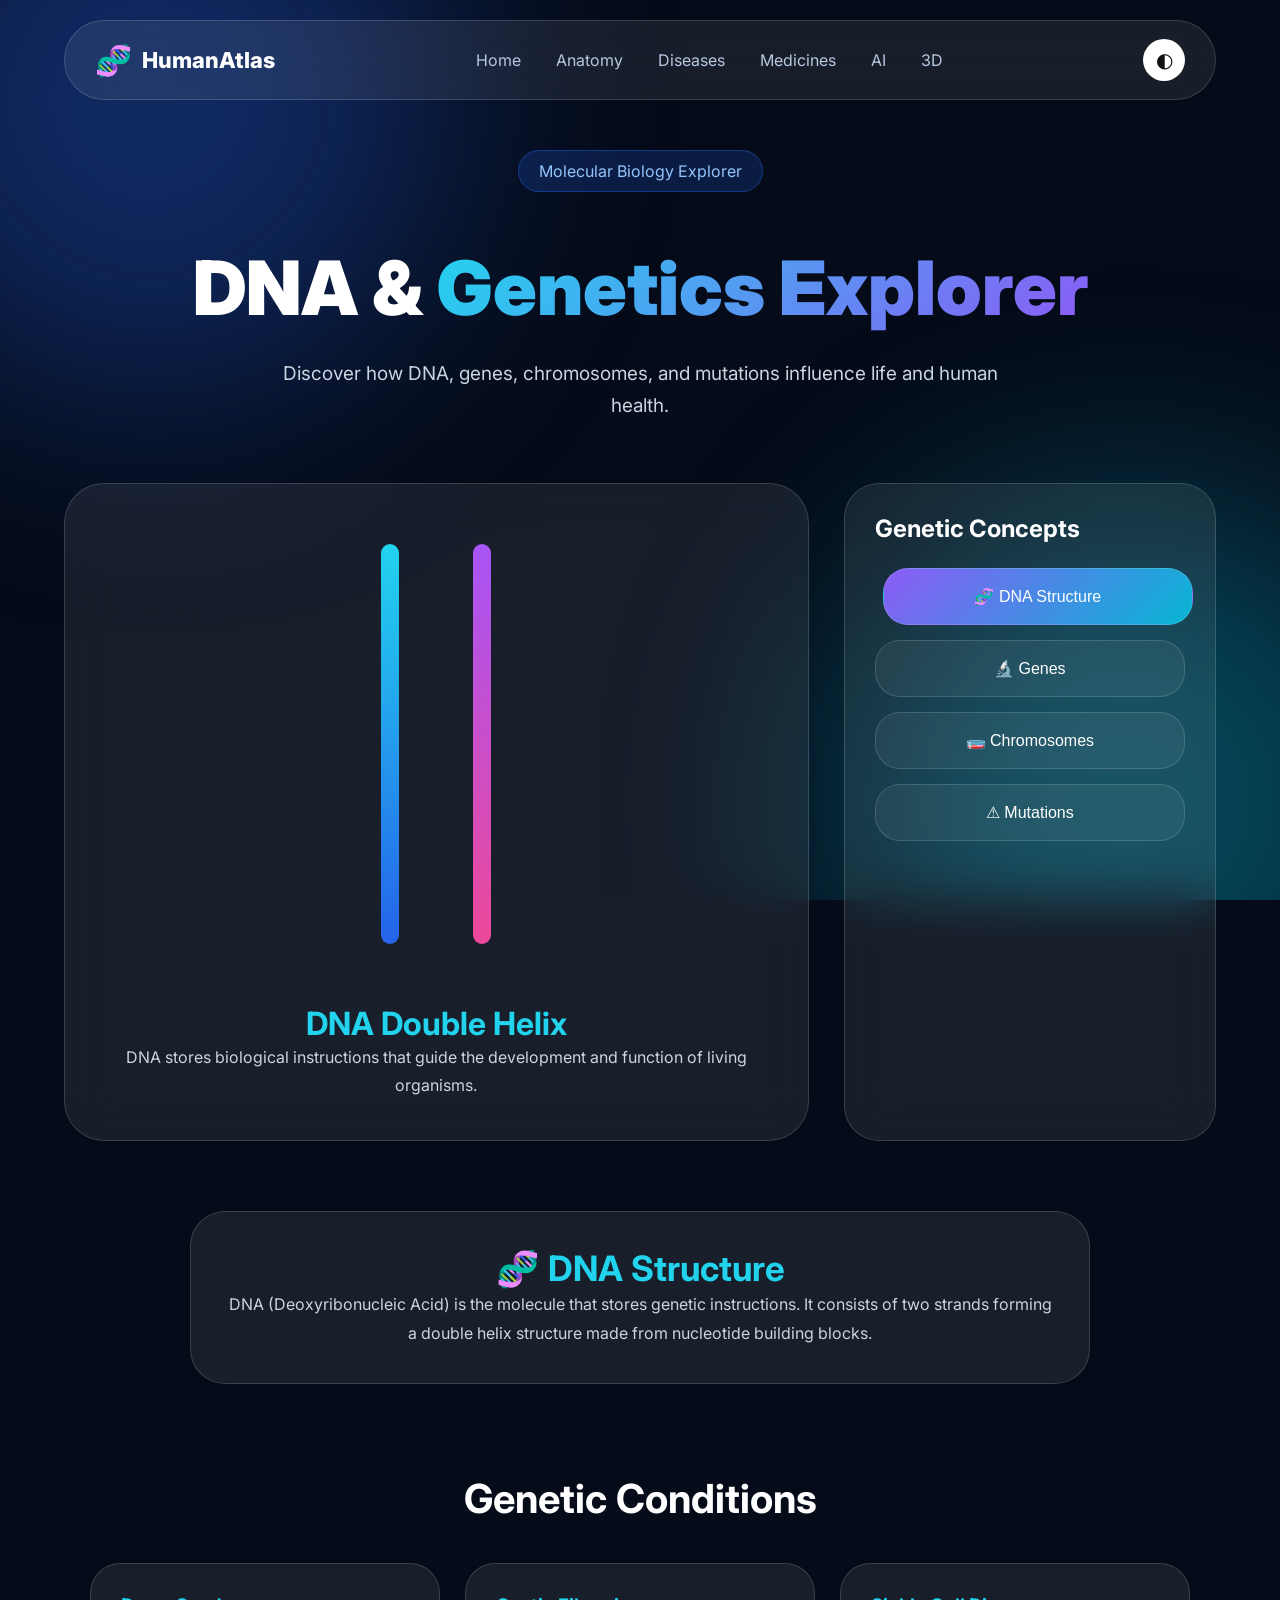
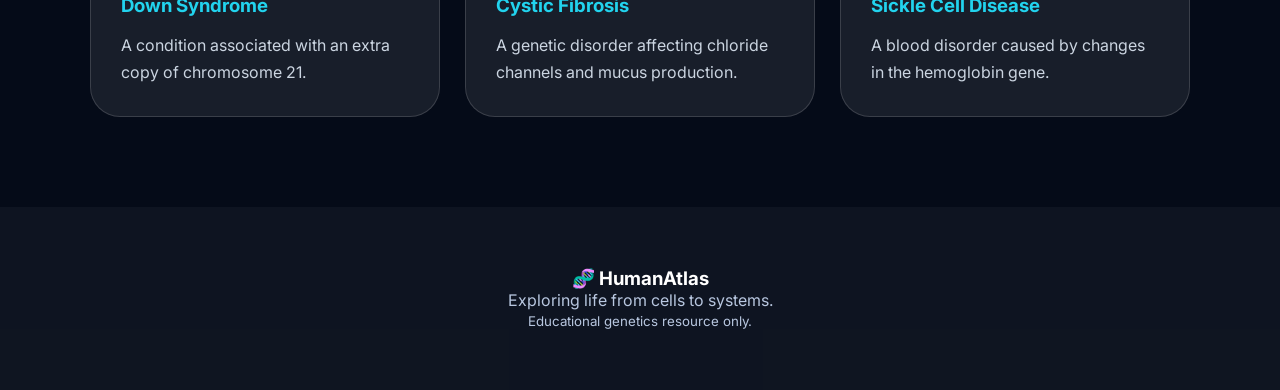
<file: genetics.html>
<!DOCTYPE html>
<html lang="en">

<head>

<meta charset="UTF-8">

<meta name="viewport" content="width=device-width, initial-scale=1.0">


<title>Genetics Explorer | HumanAtlas</title>


<meta name="description" content="Explore DNA, genes, chromosomes and genetic concepts with HumanAtlas Genetics Explorer.">


<link rel="preconnect" href="https://fonts.googleapis.com">

<link rel="preconnect" href="https://fonts.gstatic.com" crossorigin>


<link href="https://fonts.googleapis.com/css2?family=Inter:wght@300;400;500;600;700;800&display=swap" rel="stylesheet">


<link rel="stylesheet" href="css/style.css">

<link rel="stylesheet" href="css/genetics.css">

<link rel="stylesheet" href="css/responsive.css">


</head>



<body>



<div class="background">

<div class="aurora aurora-one"></div>

<div class="aurora aurora-two"></div>

</div>







<header class="navbar">


<div class="logo">

<span class="logo-icon">
🧬
</span>

<span>
HumanAtlas
</span>

</div>




<nav class="desktop-menu">


<a href="index.html">
Home
</a>


<a href="anatomy.html">
Anatomy
</a>


<a href="diseases.html">
Diseases
</a>


<a href="medicines.html">
Medicines
</a>


<a href="ai-assistant.html">
AI
</a>


<a href="3d-anatomy.html">
3D
</a>



</nav>




<div class="nav-actions">


<button class="theme-btn">
◐
</button>


<button class="mobile-toggle">

☰

</button>


</div>



</header>









<section class="genetics-hero">


<div class="badge">

Molecular Biology Explorer

</div>



<h1>

DNA &

<span>
Genetics Explorer
</span>

</h1>



<p>

Discover how DNA, genes, chromosomes, and mutations influence life and human health.

</p>


</section>









<section class="dna-laboratory">



<div class="dna-viewer">


<div class="dna-helix">


<div class="strand strand-one"></div>

<div class="strand strand-two"></div>


</div>


<h2>
DNA Double Helix
</h2>


<p>

DNA stores biological instructions that guide the development and function of living organisms.

</p>



</div>









<div class="genetic-panel">


<h2>
Genetic Concepts
</h2>




<button 
class="gene-button"
data-topic="dna">

🧬 DNA Structure

</button>



<button 
class="gene-button"
data-topic="genes">

🔬 Genes

</button>



<button 
class="gene-button"
data-topic="chromosomes">

🧫 Chromosomes

</button>



<button 
class="gene-button"
data-topic="mutation">

⚠ Mutations

</button>



</div>





</section>









<section class="genetic-info">


<h2 id="geneTitle">

Select a Topic

</h2>



<p id="geneDescription">

Choose a genetics concept to learn more.

</p>



</section>









<section class="disease-genetics">


<h2>
Genetic Conditions
</h2>



<div class="genetic-grid">


<div class="genetic-card">


<h3>
Down Syndrome
</h3>


<p>

A condition associated with an extra copy of chromosome 21.

</p>


</div>





<div class="genetic-card">


<h3>
Cystic Fibrosis
</h3>


<p>

A genetic disorder affecting chloride channels and mucus production.

</p>


</div>





<div class="genetic-card">


<h3>
Sickle Cell Disease
</h3>


<p>

A blood disorder caused by changes in the hemoglobin gene.

</p>


</div>



</div>


</section>









<footer>


<h3>
🧬 HumanAtlas
</h3>


<p>
Exploring life from cells to systems.
</p>


<small>

Educational genetics resource only.

</small>


</footer>


<div class="mobile-panel">


<div class="mobile-header">


<div class="logo">

🧬 HumanAtlas

</div>


<button class="mobile-close">

×

</button>


</div>




<a href="index.html">
🏠 Home
</a>


<a href="anatomy.html">
🧠 Anatomy
</a>


<a href="diseases.html">
🦠 Diseases
</a>


<a href="medicines.html">
💊 Medicines
</a>


<a href="ai-assistant.html">
🤖 AI Assistant
</a>


<a href="health-dashboard.html">
📊 Health Dashboard
</a>


<a href="3d-anatomy.html">
🧬 3D Anatomy
</a>


<a href="emergency-guide.html">
🚑 Emergency
</a>


<a href="quiz-academy.html">
🎓 Academy
</a>


</div>




<script src="js/genetics.js"></script>

<script src="js/mobile-nav.js"></script>


</body>

</html>
</file>
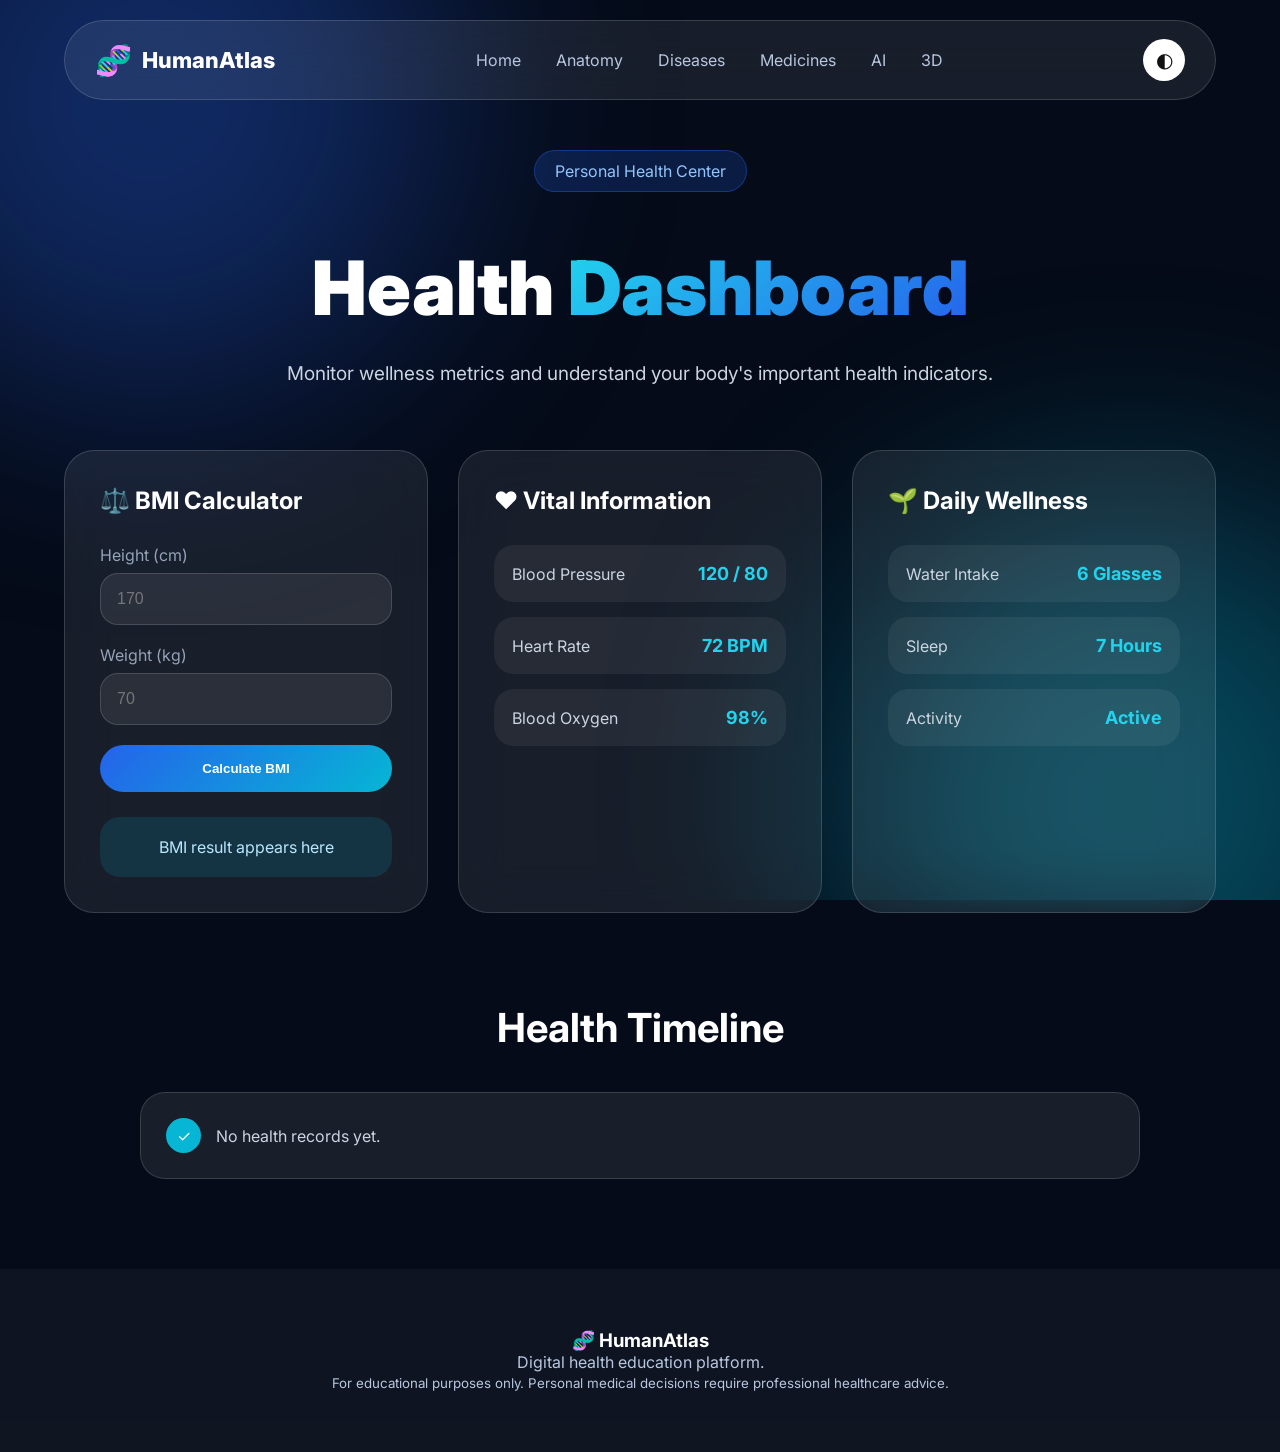
<file: health-dashboard.html>
<!DOCTYPE html>
<html lang="en">

<head>

<meta charset="UTF-8">

<meta name="viewport" content="width=device-width, initial-scale=1.0">


<title>Health Dashboard | HumanAtlas</title>


<meta name="description" content="Track health metrics, BMI, wellness information and personal health education with HumanAtlas.">


<link rel="preconnect" href="https://fonts.googleapis.com">

<link rel="preconnect" href="https://fonts.gstatic.com" crossorigin>


<link href="https://fonts.googleapis.com/css2?family=Inter:wght@300;400;500;600;700;800&display=swap" rel="stylesheet">



<link rel="stylesheet" href="css/style.css">

<link rel="stylesheet" href="css/dashboard.css">

<link rel="stylesheet" href="css/responsive.css">


</head>



<body>



<div class="background">

<div class="aurora aurora-one"></div>

<div class="aurora aurora-two"></div>

</div>








<header class="navbar">


<div class="logo">

<span class="logo-icon">
🧬
</span>

<span>
HumanAtlas
</span>

</div>




<nav class="desktop-menu">


<a href="index.html">
Home
</a>


<a href="anatomy.html">
Anatomy
</a>


<a href="diseases.html">
Diseases
</a>


<a href="medicines.html">
Medicines
</a>


<a href="ai-assistant.html">
AI
</a>


<a href="3d-anatomy.html">
3D
</a>



</nav>




<div class="nav-actions">


<button class="theme-btn">
◐
</button>


<button class="mobile-toggle">

☰

</button>


</div>



</header>









<section class="dashboard-hero">


<div class="badge">

Personal Health Center

</div>



<h1>

Health

<span>
Dashboard
</span>

</h1>



<p>

Monitor wellness metrics and understand your body's important health indicators.

</p>


</section>









<section class="dashboard-grid">






<!-- BMI Calculator -->


<div class="health-card">


<div class="card-title">

⚖️ BMI Calculator

</div>



<div class="input-group">


<label>
Height (cm)
</label>


<input 
id="heightInput"
type="number"
placeholder="170"
>


</div>





<div class="input-group">


<label>
Weight (kg)
</label>


<input 
id="weightInput"
type="number"
placeholder="70"
>


</div>





<button id="calculateBMI">

Calculate BMI

</button>




<div class="result-box">

<p id="bmiResult">

BMI result appears here

</p>

</div>



</div>









<!-- Vital Tracker -->


<div class="health-card">


<div class="card-title">

❤️ Vital Information

</div>



<div class="metric">


<span>
Blood Pressure
</span>


<strong>
120 / 80
</strong>


</div>




<div class="metric">


<span>
Heart Rate
</span>


<strong>
72 BPM
</strong>


</div>




<div class="metric">


<span>
Blood Oxygen
</span>


<strong>
98%
</strong>


</div>



</div>









<!-- Wellness Tracker -->


<div class="health-card">


<div class="card-title">

🌱 Daily Wellness

</div>




<div class="metric">


<span>
Water Intake
</span>


<strong>
6 Glasses
</strong>


</div>




<div class="metric">


<span>
Sleep
</span>


<strong>
7 Hours
</strong>


</div>




<div class="metric">


<span>
Activity
</span>


<strong>
Active
</strong>


</div>



</div>









</section>









<section class="timeline-section">


<h2>
Health Timeline
</h2>



<div id="healthTimeline"
class="timeline">


<div class="timeline-item">

<span>
✓
</span>

Health dashboard created

</div>


</div>



</section>









<footer>


<h3>
🧬 HumanAtlas
</h3>


<p>
Digital health education platform.
</p>


<small>

For educational purposes only. Personal medical decisions require professional healthcare advice.

</small>


</footer>


<div class="mobile-panel">


<div class="mobile-header">


<div class="logo">

🧬 HumanAtlas

</div>


<button class="mobile-close">

×

</button>


</div>




<a href="index.html">
🏠 Home
</a>


<a href="anatomy.html">
🧠 Anatomy
</a>


<a href="diseases.html">
🦠 Diseases
</a>


<a href="medicines.html">
💊 Medicines
</a>


<a href="ai-assistant.html">
🤖 AI Assistant
</a>


<a href="health-dashboard.html">
📊 Health Dashboard
</a>


<a href="3d-anatomy.html">
🧬 3D Anatomy
</a>


<a href="emergency-guide.html">
🚑 Emergency
</a>


<a href="quiz-academy.html">
🎓 Academy
</a>


</div>




<script src="js/health.js"></script>

<script src="js/mobile-nav.js"></script>


</body>

</html>
</file>
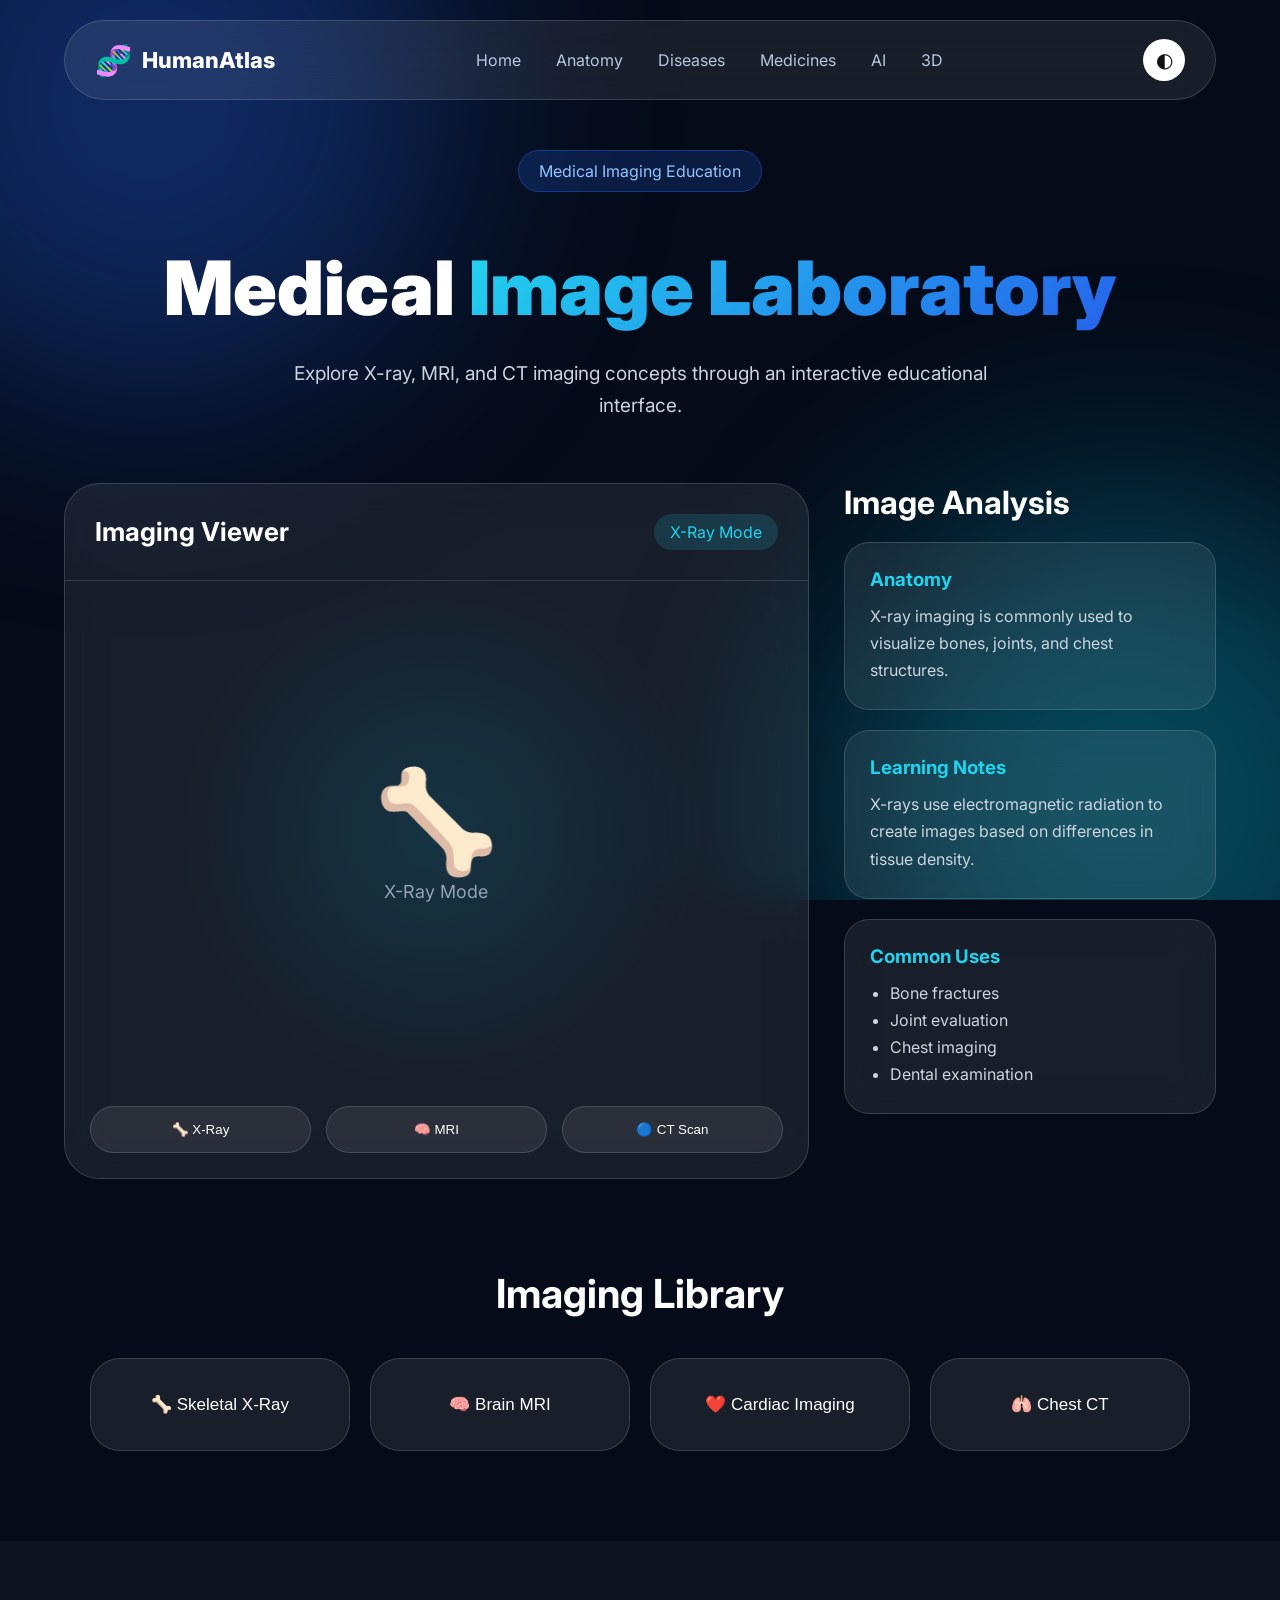
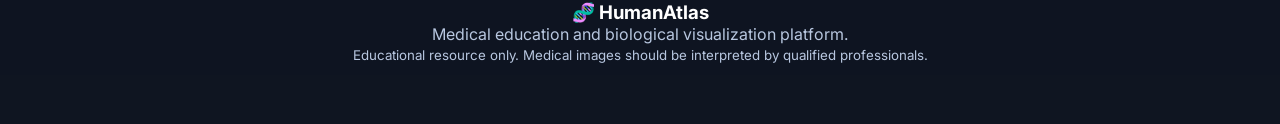
<file: medical-lab.html>
<!DOCTYPE html>
<html lang="en">

<head>

<meta charset="UTF-8">

<meta name="viewport" content="width=device-width, initial-scale=1.0">


<title>Medical Image Laboratory | HumanAtlas</title>


<meta name="description" content="Explore medical imaging concepts including X-ray, MRI and CT educational visualization with HumanAtlas.">



<link rel="preconnect" href="https://fonts.googleapis.com">

<link rel="preconnect" href="https://fonts.gstatic.com" crossorigin>


<link href="https://fonts.googleapis.com/css2?family=Inter:wght@300;400;500;600;700;800&display=swap" rel="stylesheet">


<link rel="stylesheet" href="css/style.css">

<link rel="stylesheet" href="css/lab.css">
<link rel="stylesheet" href="css/responsive.css">

</head>



<body>



<div class="background">

<div class="aurora aurora-one"></div>

<div class="aurora aurora-two"></div>

</div>








<header class="navbar">


<div class="logo">

<span class="logo-icon">
🧬
</span>

<span>
HumanAtlas
</span>

</div>




<nav class="desktop-menu">


<a href="index.html">
Home
</a>


<a href="anatomy.html">
Anatomy
</a>


<a href="diseases.html">
Diseases
</a>


<a href="medicines.html">
Medicines
</a>


<a href="ai-assistant.html">
AI
</a>


<a href="3d-anatomy.html">
3D
</a>



</nav>




<div class="nav-actions">


<button class="theme-btn">
◐
</button>


<button class="mobile-toggle">

☰

</button>


</div>



</header>









<section class="lab-hero">


<div class="badge">

Medical Imaging Education

</div>



<h1>

Medical

<span>
Image Laboratory
</span>

</h1>



<p>

Explore X-ray, MRI, and CT imaging concepts through an interactive educational interface.

</p>


</section>









<section class="lab-container">



<div class="image-viewer">



<div class="viewer-header">

<h2>
Imaging Viewer
</h2>


<span id="scanType">
X-Ray Mode
</span>


</div>






<div 
id="medicalImageArea"
class="medical-image">


<div class="scan-placeholder">


🦴


<p>
Medical Image Preview
</p>


</div>


</div>







<div class="image-controls">


<button data-mode="xray">

🦴 X-Ray

</button>


<button data-mode="mri">

🧠 MRI

</button>


<button data-mode="ct">

🔵 CT Scan

</button>


</div>






</div>









<div class="analysis-panel">


<h2>
Image Analysis
</h2>



<div class="analysis-card">


<h3>
Anatomy
</h3>


<p id="anatomyInfo">

Select an imaging mode to explore structures.

</p>


</div>






<div class="analysis-card">


<h3>
Learning Notes
</h3>


<p id="learningInfo">

Medical imaging allows visualization of internal body structures for education and diagnosis.

</p>


</div>






<div class="analysis-card">


<h3>
Common Uses
</h3>


<ul id="useList">


<li>
Bone structure evaluation
</li>


<li>
Organ visualization
</li>


<li>
Disease assessment
</li>


</ul>


</div>



</div>





</section>









<section class="scan-library">


<h2>
Imaging Library
</h2>



<div class="scan-grid">


<button>

🦴

Skeletal X-Ray

</button>



<button>

🧠

Brain MRI

</button>



<button>

❤️

Cardiac Imaging

</button>



<button>

🫁

Chest CT

</button>


</div>


</section>









<footer>


<h3>
🧬 HumanAtlas
</h3>


<p>
Medical education and biological visualization platform.
</p>


<small>

Educational resource only. Medical images should be interpreted by qualified professionals.

</small>


</footer>




<div class="mobile-panel">


<div class="mobile-header">


<div class="logo">

🧬 HumanAtlas

</div>


<button class="mobile-close">

×

</button>


</div>




<a href="index.html">
🏠 Home
</a>


<a href="anatomy.html">
🧠 Anatomy
</a>


<a href="diseases.html">
🦠 Diseases
</a>


<a href="medicines.html">
💊 Medicines
</a>


<a href="ai-assistant.html">
🤖 AI Assistant
</a>


<a href="health-dashboard.html">
📊 Health Dashboard
</a>


<a href="3d-anatomy.html">
🧬 3D Anatomy
</a>


<a href="emergency-guide.html">
🚑 Emergency
</a>


<a href="quiz-academy.html">
🎓 Academy
</a>


</div>


<script src="js/lab.js"></script>

<script src="js/mobile-nav.js"></script>


</body>

</html>
</file>
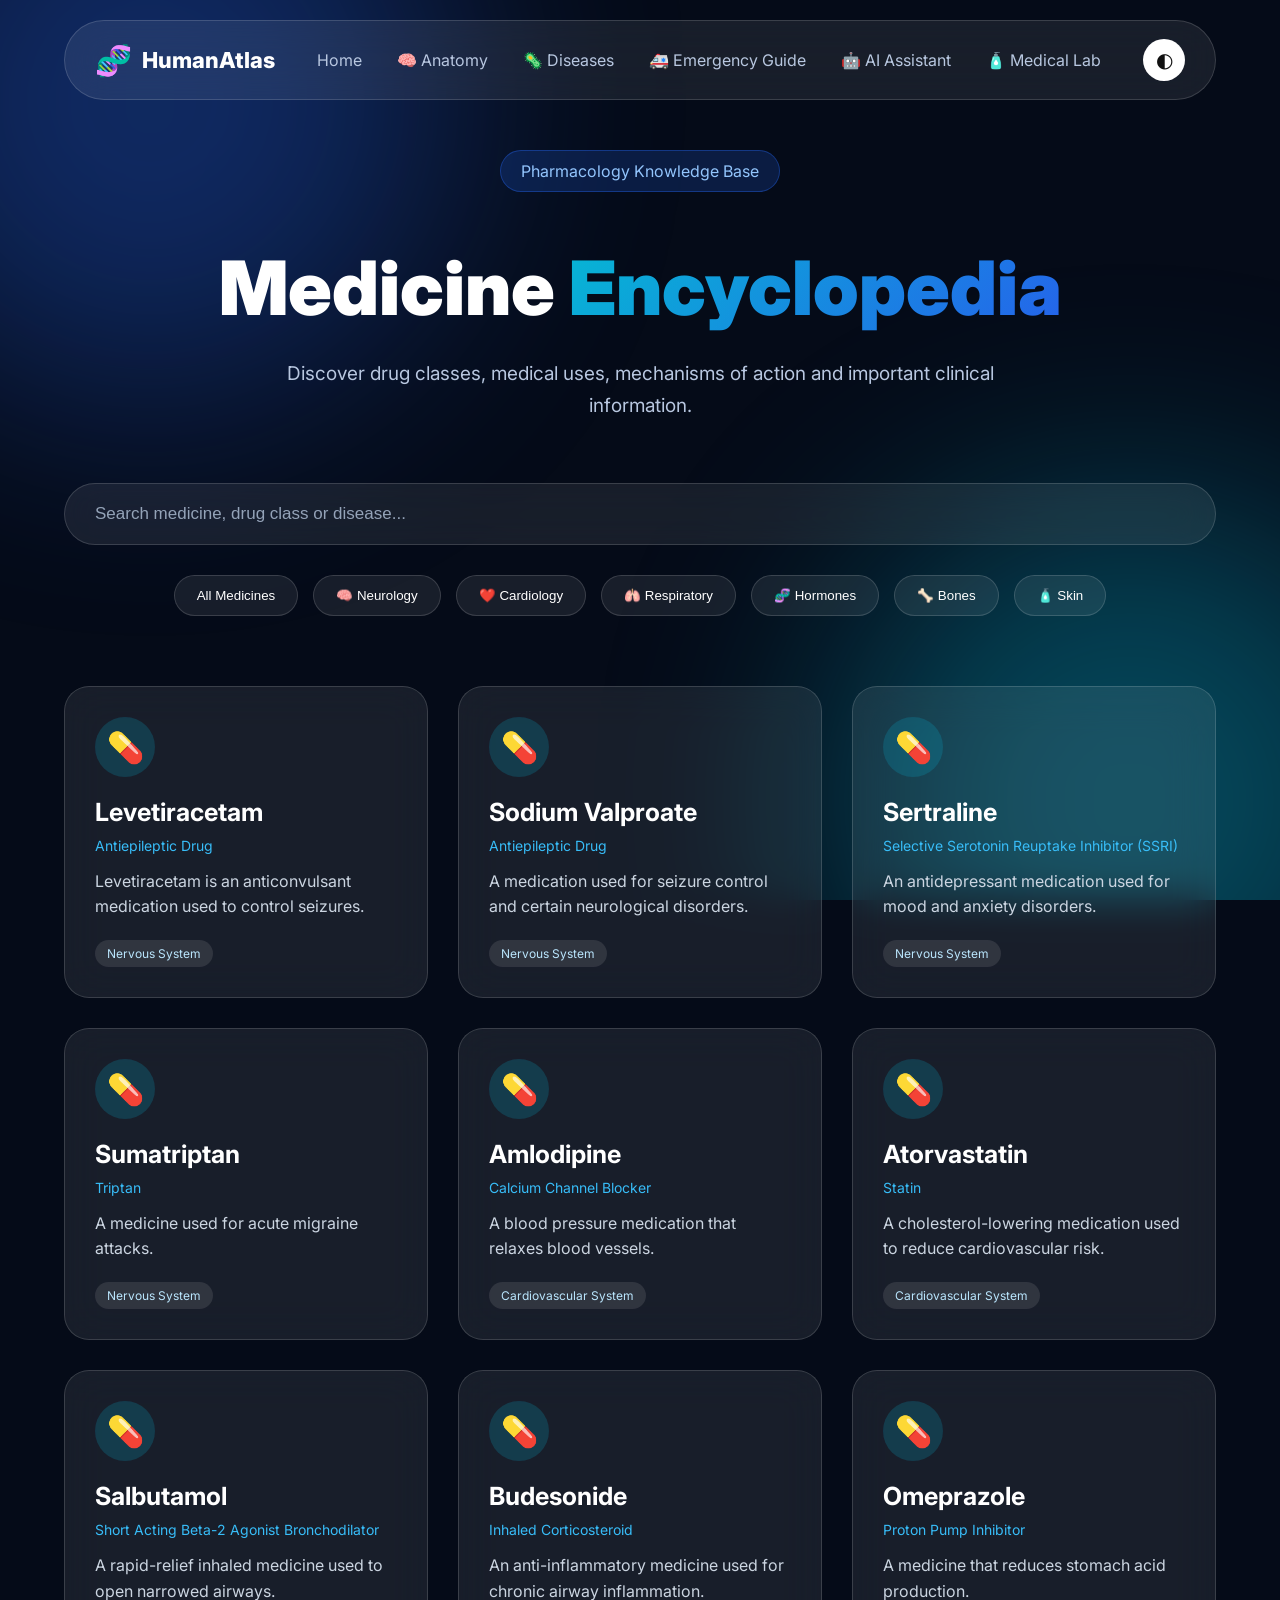
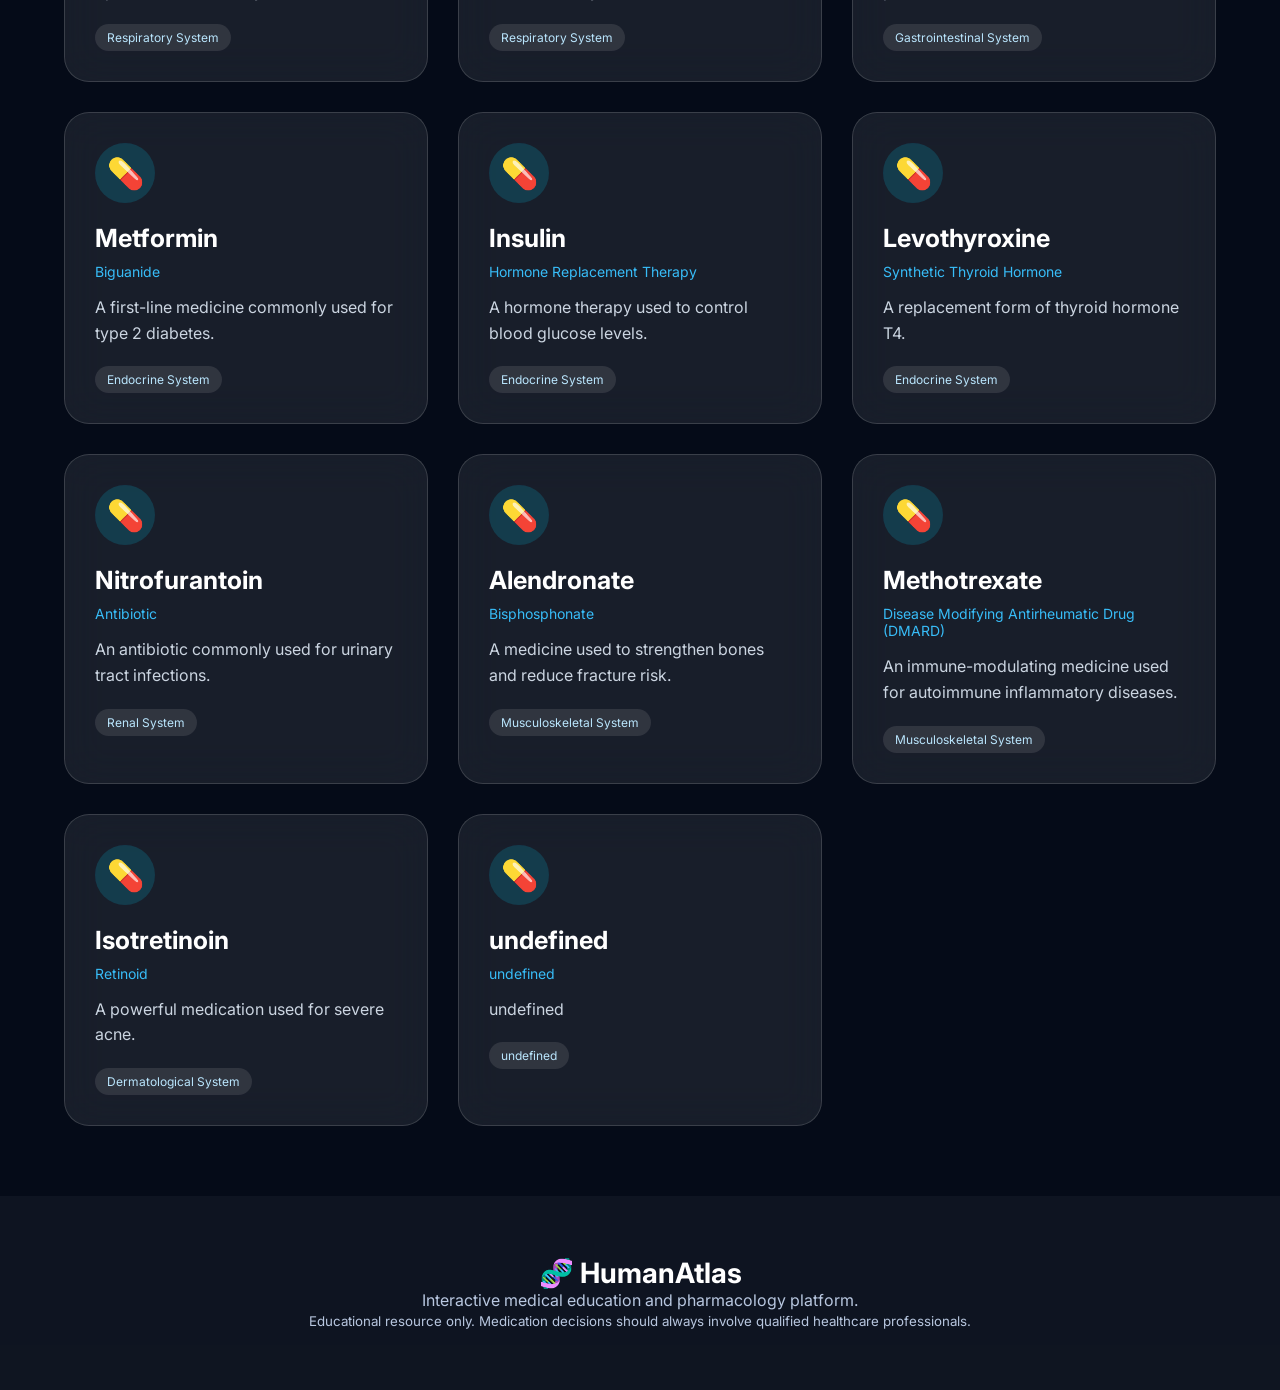
<file: medicines.html>
<!DOCTYPE html>
<html lang="en">

<head>

<meta charset="UTF-8">

<meta name="viewport" content="width=device-width, initial-scale=1.0">

<title>Medicine Encyclopedia | HumanAtlas</title>

<meta name="description" content="Explore medicines, drug classes, uses, mechanisms and medical information with HumanAtlas.">


<link rel="preconnect" href="https://fonts.googleapis.com">

<link rel="preconnect" href="https://fonts.gstatic.com" crossorigin>

<link href="https://fonts.googleapis.com/css2?family=Inter:wght@300;400;500;600;700;800&display=swap" rel="stylesheet">


<link rel="stylesheet" href="css/style.css">

<link rel="stylesheet" href="css/database.css">

<link rel="stylesheet" href="css/responsive.css">


</head>


<body>



<div class="background">

<div class="aurora aurora-one"></div>

<div class="aurora aurora-two"></div>

</div>







<header class="navbar">


<div class="logo">

<span class="logo-icon">
🧬
</span>

<span>
HumanAtlas
</span>

</div>




<nav class="desktop-menu">


<a href="index.html">
Home
</a>


<a href="anatomy.html">
🧠 Anatomy
</a>


<a href="diseases.html">
🦠 Diseases
</a>


<a href="emergency-guide.html">
🚑 Emergency Guide
</a>


<a href="ai-assistant.html">
🤖 AI Assistant
</a>


<a href="medical-lab.html">
🧴 Medical Lab
</a>



</nav>




<div class="nav-actions">


<button class="theme-btn">
◐
</button>


<button class="mobile-toggle">

☰

</button>


</div>



</header>








<section class="database-hero">


<span class="badge">

Pharmacology Knowledge Base

</span>



<h1>

Medicine

<span>
Encyclopedia
</span>

</h1>



<p>

Discover drug classes, medical uses, mechanisms of action and important clinical information.

</p>



</section>








<section class="database-tools">


<input

id="medicineSearch"

type="search"

placeholder="Search medicine, drug class or disease..."

>





<div class="filter-buttons">


<button data-filter="all">

All Medicines

</button>



<button data-filter="Nervous System">

🧠 Neurology

</button>



<button data-filter="Cardiovascular System">

❤️ Cardiology

</button>



<button data-filter="Respiratory System">

🫁 Respiratory

</button>



<button data-filter="Endocrine System">

🧬 Hormones

</button>



<button data-filter="Musculoskeletal System">

🦴 Bones

</button>



<button data-filter="Dermatological System">

🧴 Skin

</button>


</div>


</section>








<section class="database-container">


<div

id="medicineGrid"

class="database-grid">


<!-- Medicine cards generated by JavaScript -->


</div>


</section>









<!-- Medicine Modal -->


<div

id="medicineModal"

class="modal">



<div class="modal-content">



<button

id="closeMedicineModal"

class="close-btn">

×

</button>





<h2 id="medicineTitle">

Medicine Name

</h2>




<p id="medicineClass">

Drug Class

</p>





<div class="modal-section">


<h3>
Clinical Uses
</h3>


<ul id="medicineUses">

</ul>


</div>






<div class="modal-section">


<h3>
Mechanism of Action
</h3>


<p id="medicineMechanism">

</p>


</div>






<div class="modal-section">


<h3>
Common Side Effects
</h3>


<ul id="medicineSideEffects">

</ul>


</div>





<div class="modal-section">


<h3>
Related Conditions
</h3>


<ul id="medicineDiseases">

</ul>


</div>





</div>


</div>








<footer>


<h3>
🧬 HumanAtlas
</h3>


<p>
Interactive medical education and pharmacology platform.
</p>


<small>

Educational resource only. Medication decisions should always involve qualified healthcare professionals.

</small>


</footer>


<div class="mobile-panel">


<div class="mobile-header">


<div class="logo">

🧬 HumanAtlas

</div>


<button class="mobile-close">

×

</button>


</div>




<a href="index.html">
🏠 Home
</a>


<a href="anatomy.html">
🧠 Anatomy
</a>


<a href="diseases.html">
🦠 Diseases
</a>


<a href="medicines.html">
💊 Medicines
</a>


<a href="ai-assistant.html">
🤖 AI Assistant
</a>


<a href="health-dashboard.html">
📊 Health Dashboard
</a>


<a href="3d-anatomy.html">
🧬 3D Anatomy
</a>


<a href="emergency-guide.html">
🚑 Emergency
</a>


<a href="quiz-academy.html">
🎓 Academy
</a>


</div>



<script src="js/database.js"></script>

<script src="js/mobile-nav.js"></script>


</body>

</html>
</file>
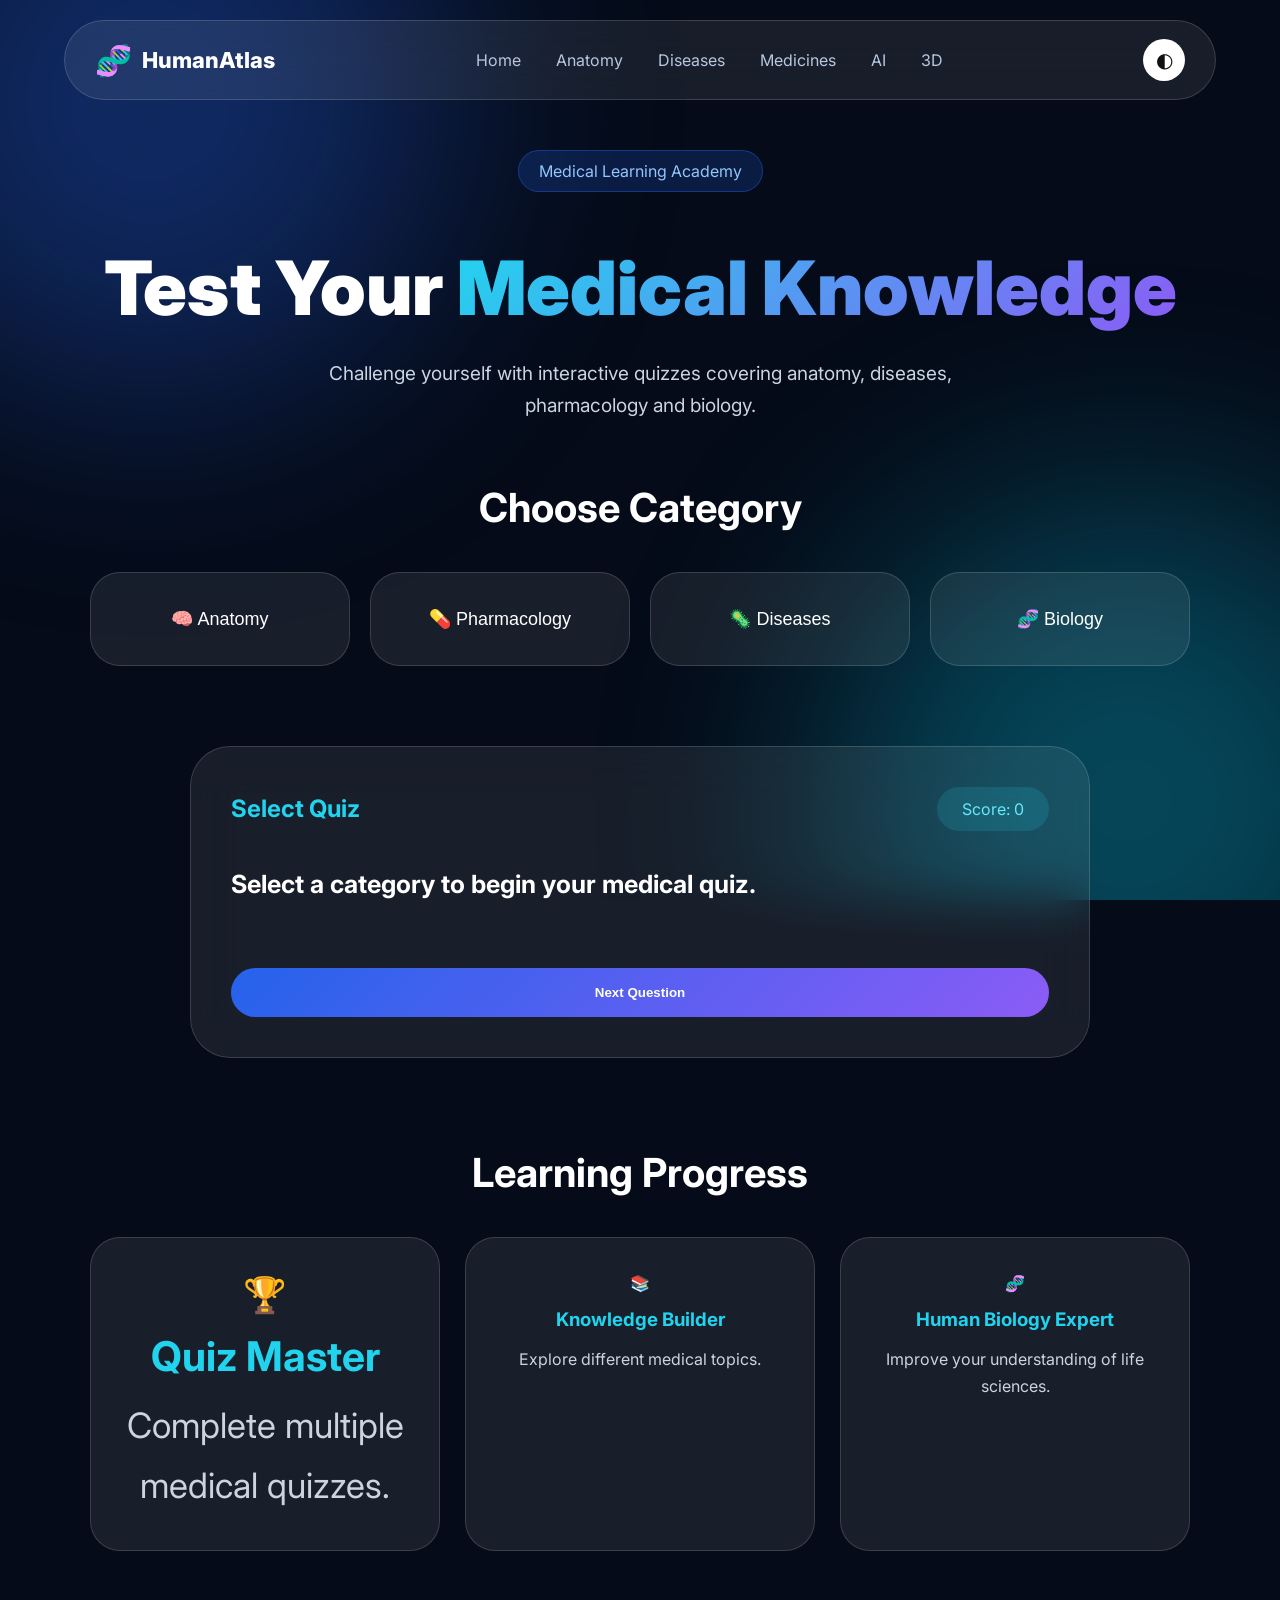
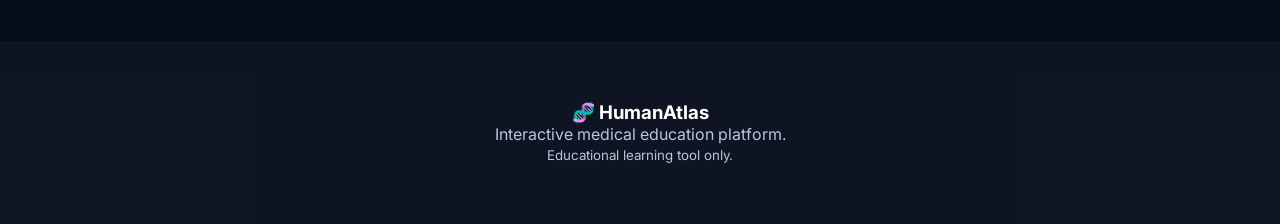
<file: quiz-academy.html>
<!DOCTYPE html>
<html lang="en">

<head>

<meta charset="UTF-8">

<meta name="viewport" content="width=device-width, initial-scale=1.0">


<title>Medical Quiz Academy | HumanAtlas</title>


<meta name="description" content="Test your medical knowledge with anatomy, disease and pharmacology quizzes using HumanAtlas.">


<link rel="preconnect" href="https://fonts.googleapis.com">

<link rel="preconnect" href="https://fonts.gstatic.com" crossorigin>


<link href="https://fonts.googleapis.com/css2?family=Inter:wght@300;400;500;600;700;800&display=swap" rel="stylesheet">


<link rel="stylesheet" href="css/style.css">

<link rel="stylesheet" href="css/quiz.css">

<link rel="stylesheet" href="css/responsive.css">


</head>



<body>



<div class="background">

<div class="aurora aurora-one"></div>

<div class="aurora aurora-two"></div>

</div>







<header class="navbar">


<div class="logo">

<span class="logo-icon">
🧬
</span>

<span>
HumanAtlas
</span>

</div>




<nav class="desktop-menu">


<a href="index.html">
Home
</a>


<a href="anatomy.html">
Anatomy
</a>


<a href="diseases.html">
Diseases
</a>


<a href="medicines.html">
Medicines
</a>


<a href="ai-assistant.html">
AI
</a>


<a href="3d-anatomy.html">
3D
</a>



</nav>




<div class="nav-actions">


<button class="theme-btn">
◐
</button>


<button class="mobile-toggle">

☰

</button>


</div>



</header>









<section class="quiz-hero">


<div class="badge">

Medical Learning Academy

</div>



<h1>

Test Your

<span>
Medical Knowledge
</span>

</h1>



<p>

Challenge yourself with interactive quizzes covering anatomy, diseases, pharmacology and biology.

</p>


</section>









<section class="quiz-categories">


<h2>
Choose Category
</h2>



<div class="category-grid">



<button class="category-btn" data-category="anatomy">

🧠

Anatomy

</button>




<button class="category-btn" data-category="pharmacology">

💊

Pharmacology

</button>




<button class="category-btn" data-category="disease">

🦠

Diseases

</button>




<button class="category-btn" data-category="biology">

🧬

Biology

</button>



</div>


</section>









<section class="quiz-box">



<div class="quiz-header">


<h2 id="quizCategory">

Select Quiz

</h2>



<div class="score">

Score:

<span id="score">

0

</span>

</div>


</div>






<h3 id="question">

Choose a category to begin.

</h3>







<div id="answers"
class="answer-grid">


</div>







<button id="nextQuestion">

Next Question

</button>




</section>









<section class="achievement">


<h2>
Learning Progress
</h2>



<div class="achievement-grid">


<div>

🏆

<h3>
Quiz Master

</h3>

<p>
Complete multiple medical quizzes.</p>

</div>




<div>

📚

<h3>
Knowledge Builder

</h3>

<p>
Explore different medical topics.</p>

</div>




<div>

🧬

<h3>
Human Biology Expert

</h3>

<p>
Improve your understanding of life sciences.</p>

</div>



</div>


</section>









<footer>


<h3>
🧬 HumanAtlas
</h3>


<p>
Interactive medical education platform.
</p>


<small>

Educational learning tool only.

</small>


</footer>


<div class="mobile-panel">


<div class="mobile-header">


<div class="logo">

🧬 HumanAtlas

</div>


<button class="mobile-close">

×

</button>


</div>




<a href="index.html">
🏠 Home
</a>


<a href="anatomy.html">
🧠 Anatomy
</a>


<a href="diseases.html">
🦠 Diseases
</a>


<a href="medicines.html">
💊 Medicines
</a>


<a href="ai-assistant.html">
🤖 AI Assistant
</a>


<a href="health-dashboard.html">
📊 Health Dashboard
</a>


<a href="3d-anatomy.html">
🧬 3D Anatomy
</a>


<a href="emergency-guide.html">
🚑 Emergency
</a>



</div>




<script src="js/quiz.js"></script>

<script src="js/mobile-nav.js"></script>


</body>

</html>
</file>
<file: css/style.css>
/* ==========================================
   HumanAtlas
   Main Premium Design System
========================================== */


/* ==========================
   Root Variables
========================== */

:root {

    --bg-primary: #050b18;
    --bg-secondary: #0b1224;

    --card-bg: rgba(255,255,255,0.08);

    --text-primary: #ffffff;
    --text-secondary: #b8c7e0;

    --blue: #2563eb;
    --cyan: #06b6d4;
    --green: #14b8a6;

    --gradient:
    linear-gradient(
        135deg,
        #2563eb,
        #06b6d4,
        #14b8a6
    );


    --border:
    rgba(255,255,255,0.15);


    --shadow:
    0 20px 50px rgba(0,0,0,0.45);


    --radius-lg: 24px;
    --radius-md: 16px;

    --transition:
    all .35s ease;


}





/* ==========================
   Reset
========================== */


* {

    margin:0;
    padding:0;
    box-sizing:border-box;

}


html {

    scroll-behavior:smooth;

}



body {


    font-family:
    "Inter",
    sans-serif;


    background:
    var(--bg-primary);


    color:
    var(--text-primary);


    overflow-x:hidden;


}





/* ==========================
 Background
========================== */


.background {

    position:fixed;

    inset:0;

    z-index:-10;

    overflow:hidden;

}


.aurora {


    position:absolute;

    width:600px;

    height:600px;


    border-radius:50%;


    filter:blur(120px);


    opacity:.35;


}


.aurora-one {


    background:#2563eb;

    top:-200px;

    left:-150px;

}


.aurora-two {


    background:#06b6d4;


    right:-150px;


    bottom:-200px;

}





/* ==========================
 Loader
========================== */


.loader {


    position:fixed;

    inset:0;

    background:#050b18;

    display:flex;

    flex-direction:column;

    align-items:center;

    justify-content:center;


    z-index:9999;


}



.loader h2 {

    margin-top:25px;

    font-size:32px;

}




/* ==========================
 Navigation
========================== */


.navbar {


    position:fixed;

    top:20px;

    left:50%;

    transform:translateX(-50%);


    width:min(1200px,90%);


    display:flex;

    justify-content:space-between;

    align-items:center;


    padding:18px 30px;


    background:

    rgba(255,255,255,.08);


    backdrop-filter:blur(20px);


    border:1px solid var(--border);


    border-radius:50px;


    z-index:100;


}



.logo {


    display:flex;

    align-items:center;

    gap:10px;


    font-size:22px;

    font-weight:800;

}


.logo-icon {

    font-size:30px;

}




.navbar nav {


    display:flex;

    gap:35px;

}



.navbar nav a {


    color:var(--text-secondary);

    text-decoration:none;


    transition:var(--transition);


}


.navbar nav a:hover {


    color:white;

}




.theme-btn {


    width:42px;

    height:42px;


    border-radius:50%;


    border:none;


    cursor:pointer;


    background:white;


    color:#111;


    font-size:20px;

}





/* ==========================
 Hero
========================== */


.hero {


    min-height:100vh;


    display:flex;


    align-items:center;


    justify-content:space-between;


    gap:40px;


    width:min(1200px,90%);


    margin:auto;


    padding-top:120px;


}



.hero-content {


    max-width:650px;


}



.badge {


    display:inline-block;


    padding:10px 20px;


    border-radius:50px;


    background:
    rgba(37,99,235,.2);


    border:
    1px solid rgba(37,99,235,.4);


    color:#93c5fd;


    margin-bottom:25px;


}



.hero h1 {


    font-size:clamp(45px,6vw,85px);


    line-height:1.05;


    font-weight:900;


}


.hero h1 span {


    background:var(--gradient);


    -webkit-background-clip:text;

    color:transparent;


}



.hero p {


    margin-top:25px;


    color:var(--text-secondary);


    font-size:20px;


    line-height:1.7;


}



.hero-buttons {


    display:flex;

    gap:20px;


    margin-top:40px;


}


.primary-btn,
.secondary-btn {


    padding:16px 32px;


    border-radius:50px;


    text-decoration:none;


    transition:var(--transition);


}



.primary-btn {


    background:var(--gradient);

    color:white;


}


.primary-btn:hover {


    transform:translateY(-5px);


    box-shadow:
    0 15px 40px rgba(37,99,235,.4);


}



.secondary-btn {


    border:1px solid var(--border);

    color:white;


}





/* ==========================
 Human Model
========================== */


.human-model {


    position:relative;


    width:400px;

    height:500px;


}




.body-circle {


    position:absolute;

    inset:50px;


    border-radius:50%;


    background:
    radial-gradient(
    circle,
    rgba(6,182,212,.25),
    transparent 70%
    );


    animation:pulse 5s infinite;


}



.organ {


    position:absolute;


    font-size:70px;


    animation:
    float 4s infinite ease-in-out;


}


.brain {


    top:80px;

    left:150px;


}



.heart {


    top:220px;

    left:160px;


}



.lungs {


    bottom:100px;

    left:150px;


}





/* ==========================
 Statistics
========================== */


.statistics {


    width:min(1200px,90%);

    margin:100px auto;


    display:grid;


    grid-template-columns:
    repeat(4,1fr);


    gap:25px;


}



.stat-card {


    padding:35px;


    text-align:center;


    background:var(--card-bg);


    border:
    1px solid var(--border);


    backdrop-filter:blur(20px);


    border-radius:var(--radius-lg);


}



.stat-card h2 {


    font-size:45px;


    background:var(--gradient);


    -webkit-background-clip:text;


    color:transparent;


}





/* ==========================
 Sections
========================== */


.systems,
.features,
.about {


    width:min(1200px,90%);

    margin:120px auto;


}




.section-title {


    text-align:center;

    margin-bottom:60px;


}


.section-title span {


    color:#38bdf8;


}


.section-title h2 {


    font-size:45px;

    margin:15px 0;


}




.system-grid,
.feature-grid {


    display:grid;


    grid-template-columns:
    repeat(3,1fr);


    gap:30px;


}



.system-card,
.feature-card {


    padding:35px;


    border-radius:var(--radius-lg);


    background:var(--card-bg);


    border:
    1px solid var(--border);


    backdrop-filter:blur(20px);


    transition:var(--transition);


}



.system-card:hover,
.feature-card:hover {


    transform:translateY(-10px);


    border-color:#06b6d4;


}



.icon {


    font-size:45px;

    margin-bottom:20px;


}




.system-card p,
.feature-card p {


    margin-top:15px;


    color:var(--text-secondary);


    line-height:1.6;


}





/* ==========================
 About
========================== */


.about {


    text-align:center;


}



.about p {


    max-width:800px;

    margin:25px auto;


    color:var(--text-secondary);

    line-height:1.8;


}





/* ==========================
 Footer
========================== */


footer {


    text-align:center;


    padding:60px 20px;


    background:
    rgba(255,255,255,.04);


}


.footer-logo {


    font-size:30px;

    font-weight:800;


    margin-bottom:15px;


}


footer p,
footer small {


    color:var(--text-secondary);


}
</file>
<file: css/animations.css>
/* ==========================================
   HumanAtlas
   Premium Animation System
========================================== */


/* ==========================
   DNA Loader
========================== */


.dna-loader {

    display:flex;

    gap:8px;

}


.dna-loader span {

    width:12px;

    height:60px;

    background:
    linear-gradient(
        180deg,
        #06b6d4,
        #2563eb
    );

    border-radius:20px;

    animation:
    dnaMove 1.2s infinite ease-in-out;

}



.dna-loader span:nth-child(2){

    animation-delay:.15s;

}


.dna-loader span:nth-child(3){

    animation-delay:.3s;

}


.dna-loader span:nth-child(4){

    animation-delay:.45s;

}



@keyframes dnaMove {


    0%,
    100% {

        transform:
        scaleY(.5);

        opacity:.5;

    }


    50% {

        transform:
        scaleY(1);

        opacity:1;

    }


}





/* ==========================
   Aurora Background Motion
========================== */


.aurora-one {


    animation:

    auroraMoveOne

    15s

    infinite

    alternate;


}



.aurora-two {


    animation:

    auroraMoveTwo

    18s

    infinite

    alternate;


}





@keyframes auroraMoveOne {


    from {


        transform:

        translate(
        0,
        0
        );


    }


    to {


        transform:

        translate(
        250px,
        180px
        );


    }


}



@keyframes auroraMoveTwo {


    from {


        transform:

        translate(
        0,
        0
        );


    }


    to {


        transform:

        translate(
        -200px,
        -150px
        );


    }


}





/* ==========================
   Floating Organs
========================== */


@keyframes float {


    0% {


        transform:
        translateY(0);


    }


    50% {


        transform:
        translateY(-25px);


    }


    100% {


        transform:
        translateY(0);


    }


}





/* ==========================
   Human Body Glow
========================== */


@keyframes pulse {


    0% {


        transform:
        scale(.95);


        opacity:.5;


    }



    50% {


        transform:
        scale(1.05);


        opacity:1;


    }



    100% {


        transform:
        scale(.95);


        opacity:.5;


    }


}





/* ==========================
   Button Animations
========================== */


.primary-btn,
.secondary-btn {


    position:relative;

    overflow:hidden;


}



.primary-btn::before {


    content:"";


    position:absolute;


    top:0;

    left:-100%;


    width:100%;

    height:100%;


    background:

    linear-gradient(

    120deg,

    transparent,

    rgba(255,255,255,.35),

    transparent

    );


    transition:.6s;


}



.primary-btn:hover::before {


    left:100%;


}





/* ==========================
   Card Hover Glow
========================== */


.system-card,
.feature-card,
.stat-card {


    animation:

    fadeUp

    .8s

    ease

    both;


}




.system-card:hover,
.feature-card:hover {


    box-shadow:

    0 20px 50px

    rgba(
    6,
    182,
    212,
    .25
    );


}






/* ==========================
   Fade Animations
========================== */


@keyframes fadeUp {


    from {


        opacity:0;


        transform:

        translateY(40px);


    }


    to {


        opacity:1;


        transform:

        translateY(0);


    }


}




@keyframes fadeIn {


    from {


        opacity:0;


    }


    to {


        opacity:1;


    }


}





/* ==========================
   Loading Screen Exit
========================== */


.loader {


    animation:

    loaderHide

    1s

    3s

    forwards;


}




@keyframes loaderHide {


    to {


        opacity:0;

        visibility:hidden;


    }


}






/* ==========================
   Navbar Entrance
========================== */


.navbar {


    animation:

    navDrop

    1s

    ease;


}




@keyframes navDrop {


    from {


        transform:

        translate(
        -50%,
        -100px
        );


        opacity:0;


    }


    to {


        transform:

        translate(
        -50%,
        0
        );


        opacity:1;


    }


}





/* ==========================
   Section Reveal Classes
========================== */


.reveal {


    opacity:0;


    transform:

    translateY(50px);


    transition:

    1s ease;


}



.reveal.active {


    opacity:1;


    transform:

    translateY(0);


}





/* ==========================
   Smooth Cursor Glow
========================== */


.cursor-glow {


    position:fixed;


    width:250px;

    height:250px;


    border-radius:50%;


    pointer-events:none;


    background:

    radial-gradient(

    circle,

    rgba(6,182,212,.18),

    transparent 70%

    );


    transform:

    translate(-50%,-50%);


    z-index:-1;


}
</file>
<file: css/responsive.css>
/* ==========================================
   HumanAtlas
   Responsive Design System
========================================== */


/* ==========================
   Large Tablets / Small Laptop
========================== */


@media (max-width: 1100px) {


    .hero {


        flex-direction:column;


        text-align:center;


        padding-top:160px;


    }



    .hero-content {


        max-width:800px;


    }



    .hero-buttons {


        justify-content:center;


    }



    .human-model {


        width:350px;

        height:450px;


    }




    .statistics {


        grid-template-columns:

        repeat(2,1fr);


    }



    .system-grid,
    .feature-grid {


        grid-template-columns:

        repeat(2,1fr);


    }


}





/* ==========================
   Tablet
========================== */


@media (max-width:850px) {



    .navbar {


        padding:15px 20px;


    }




    .navbar nav {


        display:none;


    }




    .hero h1 {


        font-size:55px;


    }




    .section-title h2 {


        font-size:36px;


    }



    .system-grid,
    .feature-grid {


        grid-template-columns:

        1fr;


    }


}





/* ==========================
   Mobile
========================== */


@media (max-width:600px) {



    body {


        overflow-x:hidden;


    }





    .navbar {


        width:92%;


        border-radius:30px;


    }




    .logo {


        font-size:18px;


    }




    .theme-btn {


        width:38px;

        height:38px;


    }





    .hero {


        width:90%;


        padding-top:130px;


    }





    .badge {


        font-size:12px;


    }





    .hero h1 {


        font-size:42px;


    }





    .hero p {


        font-size:16px;


    }





    .hero-buttons {


        flex-direction:column;


        align-items:center;


    }





    .primary-btn,
    .secondary-btn {


        width:220px;


        text-align:center;


    }






    .human-model {


        transform:

        scale(.8);


        margin-top:-30px;


    }






    .statistics {


        grid-template-columns:

        1fr;


        margin-top:50px;


    }






    .stat-card {


        padding:25px;


    }






    .stat-card h2 {


        font-size:38px;


    }





    .systems,
    .features,
    .about {


        margin:80px auto;


    }






    .section-title h2 {


        font-size:30px;


    }






    .section-title p {


        font-size:15px;


    }






    .system-card,
    .feature-card {


        padding:25px;


    }





    footer {


        padding:40px 20px;


    }



}





/* ==========================
   Extra Small Devices
========================== */


@media (max-width:380px) {



    .hero h1 {


        font-size:36px;


    }




    .human-model {


        transform:

        scale(.65);


    }





    .logo span:last-child {


        display:none;


    }


}






/* ==========================
   Landscape Mobile
========================== */


@media (max-height:500px)
and (orientation:landscape) {


    .hero {


        padding-top:100px;


    }



    .human-model {


        transform:

        scale(.65);


    }


}

/* =====================================
   HumanAtlas Premium Mobile Navigation
===================================== */


.nav-actions{

display:flex;

align-items:center;

gap:12px;

}



.mobile-toggle{


display:none;


width:42px;

height:42px;


border-radius:50%;


border:1px solid rgba(255,255,255,.2);


background:

rgba(255,255,255,.1);


color:white;


font-size:22px;


}





.mobile-panel{


position:fixed;


top:0;


right:-100%;


width:320px;


max-width:90%;


height:100vh;


padding:25px;


background:

linear-gradient(

160deg,

#071426,

#020617

);


border-left:

1px solid rgba(255,255,255,.15);


backdrop-filter:

blur(30px);


z-index:9999;


transition:.45s cubic-bezier(.77,0,.18,1);


}





.mobile-panel.active{


right:0;


}







.mobile-header{


display:flex;


justify-content:space-between;


align-items:center;


margin-bottom:40px;


}



.mobile-close{


width:40px;


height:40px;


border-radius:50%;


border:none;


background:

rgba(255,255,255,.1);


color:white;


font-size:25px;


}





.mobile-panel a{


display:flex;


align-items:center;


gap:15px;


padding:16px;


margin-bottom:10px;


border-radius:18px;


color:white;


text-decoration:none;


font-size:17px;


background:

rgba(255,255,255,.05);


border:

1px solid rgba(255,255,255,.08);


transition:.3s;


}





.mobile-panel a:hover{


background:

rgba(6,182,212,.2);


transform:translateX(5px);


}






@media(max-width:768px){


.desktop-menu{


display:none;


}



.mobile-toggle{


display:block;


}



.navbar{


padding:

14px 18px;


}



.logo{


font-size:18px;


}


}

.mobile-menu-btn {

display:none;

}


.mobile-menu {

position:fixed;

top:0;

right:-100%;

width:85%;

height:100vh;

background:#050b18;

padding:80px 30px;

display:flex;

flex-direction:column;

gap:25px;

transition:.4s;

z-index:999;

}


.mobile-menu a {

color:white;

font-size:20px;

text-decoration:none;

}



.mobile-menu.active {

right:0;

}



.close-menu {

position:absolute;

top:20px;

right:25px;

font-size:30px;

background:none;

border:none;

color:white;

}



@media(max-width:768px){


.desktop-menu {

display:none;

}



.mobile-menu-btn {

display:block;

width:42px;

height:42px;

border-radius:50%;

border:none;

font-size:22px;

cursor:pointer;

}


}




/* =====================================
   HumanAtlas Premium Mobile Navigation
===================================== */


.nav-actions{

display:flex;

align-items:center;

gap:12px;

}



.mobile-toggle{


display:none;


width:42px;

height:42px;


border-radius:50%;


border:1px solid rgba(255,255,255,.2);


background:

rgba(255,255,255,.1);


color:white;


font-size:22px;


}





.mobile-panel{


position:fixed;


top:0;


right:-100%;


width:320px;


max-width:90%;


height:100vh;


padding:25px;


background:

linear-gradient(

160deg,

#071426,

#020617

);


border-left:

1px solid rgba(255,255,255,.15);


backdrop-filter:

blur(30px);


z-index:9999;


transition:.45s cubic-bezier(.77,0,.18,1);


}





.mobile-panel.active{


right:0;


}







.mobile-header{


display:flex;


justify-content:space-between;


align-items:center;


margin-bottom:40px;


}



.mobile-close{


width:40px;


height:40px;


border-radius:50%;


border:none;


background:

rgba(255,255,255,.1);


color:white;


font-size:25px;


}





.mobile-panel a{


display:flex;


align-items:center;


gap:15px;


padding:16px;


margin-bottom:10px;


border-radius:18px;


color:white;


text-decoration:none;


font-size:17px;


background:

rgba(255,255,255,.05);


border:

1px solid rgba(255,255,255,.08);


transition:.3s;


}





.mobile-panel a:hover{


background:

rgba(6,182,212,.2);


transform:translateX(5px);


}






@media(max-width:768px){


.desktop-menu{


display:none;


}



.mobile-toggle{


display:block;


}



.navbar{


padding:

14px 18px;


}



.logo{


font-size:18px;


}


}
</file>
<file: css/ai.css>
/* ==========================================
   HumanAtlas AI Assistant Styles
========================================== */



/* ==========================
   AI Hero
========================== */


.ai-hero {

    width:min(1100px,90%);

    margin:150px auto 50px;

    text-align:center;

}



.ai-hero h1 {

    font-size:
    clamp(45px,6vw,75px);

    font-weight:900;

    margin-top:25px;

}



.ai-hero h1 span {

    background:
    linear-gradient(
    135deg,
    #22d3ee,
    #2563eb
    );

    -webkit-background-clip:text;

    color:transparent;

}



.ai-hero p {

    max-width:750px;

    margin:25px auto;

    color:#cbd5e1;

    font-size:19px;

    line-height:1.7;

}







/* ==========================
   Main AI Container
========================== */


.ai-container {

    width:min(1100px,90%);

    margin:auto;

}







/* ==========================
   Chat Window
========================== */


.chat-window {


    background:

    rgba(255,255,255,.08);


    border:

    1px solid rgba(255,255,255,.15);


    backdrop-filter:

    blur(25px);


    border-radius:35px;


    overflow:hidden;


    box-shadow:

    0 30px 80px

    rgba(0,0,0,.35);


}







/* ==========================
   Chat Header
========================== */


.chat-header {


    display:flex;


    align-items:center;


    gap:20px;


    padding:30px;


    border-bottom:

    1px solid rgba(255,255,255,.12);


}





.ai-avatar {


    width:70px;


    height:70px;


    border-radius:50%;


    display:flex;


    align-items:center;


    justify-content:center;


    font-size:35px;


    background:

    linear-gradient(

    135deg,

    #06b6d4,

    #2563eb

    );


    animation:

    pulseAI 3s infinite;


}




@keyframes pulseAI {


    0% {

        box-shadow:

        0 0 0

        0 rgba(6,182,212,.7);

    }


    70% {

        box-shadow:

        0 0 0

        25px

        rgba(6,182,212,0);

    }


    100% {

        box-shadow:none;

    }


}







.chat-header h3 {


    font-size:25px;


    margin-bottom:5px;


}



.chat-header p {


    color:#94a3b8;


}







/* ==========================
   Messages
========================== */


.chat-messages {


    height:450px;


    overflow-y:auto;


    padding:30px;


}





.message {


    max-width:75%;


    padding:20px;


    border-radius:25px;


    margin-bottom:20px;


    line-height:1.6;


}



.ai-message {


    background:

    rgba(6,182,212,.15);


    border:

    1px solid rgba(6,182,212,.25);


}



.user-message {


    margin-left:auto;


    background:

    linear-gradient(

    135deg,

    #2563eb,

    #06b6d4

    );


}







.message ul {


    margin-top:15px;


    padding-left:20px;


}







/* ==========================
   Input Area
========================== */


.chat-input-area {


    display:flex;


    gap:15px;


    padding:25px;


    border-top:

    1px solid rgba(255,255,255,.12);


}




.chat-input-area input {


    flex:1;


    padding:18px 25px;


    border-radius:50px;


    border:

    1px solid rgba(255,255,255,.15);


    background:

    rgba(255,255,255,.08);


    color:white;


    outline:none;


    font-size:16px;


}





.chat-input-area button {


    padding:

    15px 35px;


    border-radius:50px;


    border:none;


    cursor:pointer;


    color:white;


    font-weight:700;


    background:

    linear-gradient(

    135deg,

    #2563eb,

    #06b6d4

    );


    transition:.3s;


}



.chat-input-area button:hover {


    transform:

    translateY(-3px);


}







/* ==========================
   Quick Topics
========================== */


.quick-topics {


    margin:

    70px 0;


    text-align:center;


}



.quick-topics h2 {


    font-size:35px;


    margin-bottom:35px;


}





.topic-grid {


    display:grid;


    grid-template-columns:

    repeat(3,1fr);


    gap:20px;


}



.topic-grid button {


    padding:25px;


    border-radius:25px;


    color:white;


    font-size:16px;


    cursor:pointer;


    background:

    rgba(255,255,255,.08);


    border:

    1px solid rgba(255,255,255,.15);


    transition:.3s;


}



.topic-grid button:hover {


    transform:

    translateY(-8px);


    background:

    rgba(6,182,212,.2);


    border-color:#06b6d4;


}







/* ==========================
   Responsive
========================== */


@media(max-width:800px){


    .topic-grid {


        grid-template-columns:

        1fr;


    }



    .message {


        max-width:90%;


    }



    .chat-input-area {


        flex-direction:column;


    }



    .chat-input-area button {


        width:100%;


    }


}
</file>
<file: css/anatomy.css>
/* ==========================================
   HumanAtlas
   Interactive Anatomy Explorer Styles
========================================== */


/* ==========================
   Anatomy Hero
========================== */


.anatomy-hero {

    min-height:45vh;

    display:flex;

    align-items:center;

    justify-content:center;

    text-align:center;

    padding-top:140px;

    width:min(1200px,90%);

    margin:auto;

}



.anatomy-hero h1 {

    font-size:clamp(45px,6vw,75px);

    margin-top:20px;

    font-weight:900;

}


.anatomy-hero h1 span {

    background:
    linear-gradient(
    135deg,
    #2563eb,
    #06b6d4
    );

    -webkit-background-clip:text;

    color:transparent;

}


.anatomy-hero p {

    margin-top:25px;

    max-width:700px;

    color:#b8c7e0;

    font-size:20px;

    line-height:1.7;

}





/* ==========================
   Search
========================== */


.anatomy-search {

    width:min(800px,90%);

    margin:40px auto;

}



.anatomy-search input {


    width:100%;


    padding:20px 30px;


    border-radius:50px;


    border:

    1px solid rgba(255,255,255,.15);


    background:

    rgba(255,255,255,.08);


    backdrop-filter:blur(20px);


    color:white;


    font-size:18px;


    outline:none;


}



.anatomy-search input::placeholder {

    color:#94a3b8;

}





/* ==========================
   Main Explorer
========================== */


.anatomy-container {


    width:min(1200px,90%);


    margin:70px auto;


    display:grid;


    grid-template-columns:

    1fr 1fr;


    gap:40px;


}





/* ==========================
   Body Display
========================== */


.body-view {


    min-height:650px;


    display:flex;


    align-items:center;


    justify-content:center;


}





.human-outline {


    position:relative;


    width:350px;


    height:600px;


    border-radius:180px;


    background:


    radial-gradient(

    circle,

    rgba(37,99,235,.35),

    transparent 65%

    );


    border:

    2px solid rgba(6,182,212,.35);


    box-shadow:


    0 0 60px rgba(6,182,212,.25);


}





/* ==========================
   Organ Buttons
========================== */


.organ-btn {


    position:absolute;


    display:flex;


    flex-direction:column;


    align-items:center;


    justify-content:center;


    width:90px;


    height:90px;


    border-radius:50%;


    border:

    1px solid rgba(255,255,255,.25);


    background:

    rgba(255,255,255,.08);


    backdrop-filter:blur(15px);


    color:white;


    cursor:pointer;


    font-size:35px;


    transition:.35s ease;


}



.organ-btn span {


    font-size:12px;


    margin-top:5px;


}




.organ-btn:hover {


    transform:

    scale(1.15);


    background:

    rgba(6,182,212,.3);


    box-shadow:


    0 0 35px rgba(6,182,212,.7);


}






/* Organ Positions */


.brain-btn {


    top:70px;

    left:130px;


}



.heart-btn {


    top:210px;

    left:130px;


}



.lungs-btn {


    top:300px;

    left:125px;


}



.liver-btn {


    top:390px;

    left:90px;


}



.kidney-btn {


    top:420px;

    right:70px;


}



.bone-btn {


    bottom:40px;

    left:130px;


}





/* ==========================
   Information Panel
========================== */


.organ-panel {


    background:

    rgba(255,255,255,.08);


    border:

    1px solid rgba(255,255,255,.15);


    backdrop-filter:blur(25px);


    border-radius:30px;


    padding:35px;


    min-height:600px;


}




.panel-header {


    border-bottom:

    1px solid rgba(255,255,255,.15);


    padding-bottom:25px;


}



.panel-header h2 {


    font-size:35px;


}



.panel-header span {


    color:#38bdf8;


}





.panel-content {


    margin-top:30px;


}



.panel-content p {


    color:#cbd5e1;


    line-height:1.7;


}




.info-section {


    margin-top:30px;


}



.info-section h3 {


    color:white;

    margin-bottom:15px;


}




.info-section ul {


    list-style:none;


}




.info-section li {


    padding:12px 15px;


    margin-bottom:10px;


    background:

    rgba(255,255,255,.06);


    border-radius:12px;


    color:#cbd5e1;


}





/* ==========================
   System Preview
========================== */


.anatomy-systems {


    width:min(1200px,90%);


    margin:100px auto;


    text-align:center;


}



.anatomy-systems h2 {


    font-size:42px;


    margin-bottom:40px;


}



.system-mini-grid {


    display:grid;


    grid-template-columns:

    repeat(3,1fr);


    gap:25px;


}



.system-mini-grid div {


    padding:25px;


    border-radius:20px;


    background:

    rgba(255,255,255,.08);


    border:

    1px solid rgba(255,255,255,.15);


    font-size:20px;


    transition:.3s;


}



.system-mini-grid div:hover {


    transform:

    translateY(-8px);


    border-color:#06b6d4;


}





/* ==========================
   Responsive
========================== */


@media(max-width:900px){


    .anatomy-container {


        grid-template-columns:1fr;


    }



    .body-view {


        min-height:500px;


    }


}




@media(max-width:600px){



    .human-outline {


        width:280px;


        height:500px;


    }



    .organ-btn {


        width:70px;


        height:70px;


        font-size:25px;


    }



    .brain-btn {


        left:105px;


        top:60px;


    }



    .heart-btn {


        left:105px;


        top:170px;


    }



    .lungs-btn {


        left:105px;


        top:250px;


    }



    .liver-btn {


        left:70px;


        top:320px;


    }



    .kidney-btn {


        right:45px;


        top:350px;


    }



    .bone-btn {


        left:105px;


        bottom:30px;


    }



    .system-mini-grid {


        grid-template-columns:1fr;


    }


}
</file>
<file: css/database.css>
/* ==========================================
   HumanAtlas
   Disease & Medicine Database Styles
========================================== */



/* ==========================
   Database Hero
========================== */


.database-hero {


    width:min(1100px,90%);

    margin:

    150px auto 60px;


    text-align:center;


}



.database-hero h1 {


    font-size:

    clamp(45px,6vw,75px);


    font-weight:900;


    margin-top:25px;


}



.database-hero h1 span {


    background:

    linear-gradient(

    135deg,

    #06b6d4,

    #2563eb

    );


    -webkit-background-clip:text;


    color:transparent;


}



.database-hero p {


    margin:25px auto;


    max-width:750px;


    font-size:19px;


    line-height:1.7;


    color:#b8c7e0;


}







/* ==========================
   Search & Filters
========================== */


.database-tools {


    width:min(1200px,90%);


    margin:auto;


    text-align:center;


}




.database-tools input {


    width:100%;


    padding:20px 30px;


    border-radius:50px;


    border:

    1px solid rgba(255,255,255,.15);


    background:

    rgba(255,255,255,.08);


    backdrop-filter:blur(20px);


    color:white;


    font-size:17px;


    outline:none;


}



.database-tools input::placeholder {


    color:#94a3b8;


}





.filter-buttons {


    margin-top:30px;


    display:flex;


    justify-content:center;


    flex-wrap:wrap;


    gap:15px;


}



.filter-buttons button {


    padding:12px 22px;


    border-radius:50px;


    cursor:pointer;


    color:white;


    background:

    rgba(255,255,255,.08);


    border:

    1px solid rgba(255,255,255,.15);


    transition:.3s;


}



.filter-buttons button:hover,
.filter-buttons button.active {


    background:

    linear-gradient(

    135deg,

    #2563eb,

    #06b6d4

    );


    transform:

    translateY(-3px);


}







/* ==========================
   Database Cards
========================== */


.database-container {


    width:min(1200px,90%);


    margin:

    70px auto;


}



.database-grid {


    display:grid;


    grid-template-columns:

    repeat(3,1fr);


    gap:30px;


}







.database-card {


    background:

    rgba(255,255,255,.08);


    border:

    1px solid rgba(255,255,255,.15);


    backdrop-filter:blur(20px);


    border-radius:25px;


    padding:30px;


    transition:.35s;


    cursor:pointer;


    animation:

    fadeUp .7s ease;


}



.database-card:hover {


    transform:

    translateY(-10px);


    border-color:#06b6d4;


    box-shadow:

    0 20px 50px

    rgba(6,182,212,.25);


}





.card-icon {


    width:60px;


    height:60px;


    display:flex;


    align-items:center;


    justify-content:center;


    border-radius:50%;


    background:

    rgba(6,182,212,.2);


    font-size:30px;


    margin-bottom:20px;


}




.database-card h2 {


    font-size:25px;


    margin-bottom:10px;


}



.database-card .system {


    color:#38bdf8;


    font-size:14px;


    margin-bottom:15px;


}



.database-card p {


    color:#cbd5e1;


    line-height:1.6;


}







.card-tags {


    margin-top:20px;


    display:flex;


    flex-wrap:wrap;


    gap:8px;


}



.card-tags span {


    padding:6px 12px;


    background:

    rgba(255,255,255,.1);


    border-radius:20px;


    font-size:12px;


    color:#bae6fd;


}







/* ==========================
   Modal
========================== */


.modal {


    position:fixed;


    inset:0;


    display:none;


    align-items:center;


    justify-content:center;


    background:

    rgba(0,0,0,.65);


    backdrop-filter:blur(10px);


    z-index:1000;


    padding:20px;


}



.modal.show {


    display:flex;


}





.modal-content {


    width:min(700px,100%);


    max-height:85vh;


    overflow-y:auto;


    background:

    #0b1628;


    border:

    1px solid rgba(255,255,255,.15);


    border-radius:30px;


    padding:40px;


    position:relative;


    animation:

    modalOpen .4s ease;


}



@keyframes modalOpen {


    from {


        opacity:0;


        transform:

        scale(.8);


    }


    to {


        opacity:1;


        transform:

        scale(1);


    }


}





.close-btn {


    position:absolute;


    right:25px;


    top:20px;


    width:40px;


    height:40px;


    border-radius:50%;


    border:none;


    cursor:pointer;


    background:

    rgba(255,255,255,.1);


    color:white;


    font-size:25px;


}




.modal-content h2 {


    font-size:36px;


    margin-bottom:15px;


}



.modal-section {


    margin-top:30px;


}



.modal-section h3 {


    color:#38bdf8;


    margin-bottom:15px;


}



.modal-section li {


    list-style:none;


    background:

    rgba(255,255,255,.07);


    padding:12px;


    border-radius:12px;


    margin-bottom:10px;


    color:#cbd5e1;


}







/* ==========================
   Footer
========================== */


footer {


    text-align:center;


    padding:60px 20px;


    color:#94a3b8;


}



footer h3 {


    color:white;


    font-size:28px;


}







/* ==========================
   Responsive
========================== */



@media(max-width:1000px){


    .database-grid {


        grid-template-columns:

        repeat(2,1fr);


    }


}




@media(max-width:650px){


    .database-grid {


        grid-template-columns:

        1fr;


    }



    .database-hero {


        margin-top:120px;


    }



    .modal-content {


        padding:25px;


    }



    .modal-content h2 {


        font-size:28px;


    }


}
</file>
<file: css/emergency.css>
/* ==========================================
   HumanAtlas Emergency Guide Styles
========================================== */



/* ==========================
   Emergency Hero
========================== */


.emergency-hero {


    width:min(1100px,90%);


    margin:150px auto 50px;


    text-align:center;


}



.emergency-hero h1 {


    font-size:

    clamp(45px,6vw,75px);


    font-weight:900;


    margin-top:25px;


}



.emergency-hero h1 span {


    background:

    linear-gradient(

    135deg,

    #ef4444,

    #f97316

    );


    -webkit-background-clip:text;


    color:transparent;


}



.emergency-hero p {


    max-width:750px;


    margin:25px auto;


    color:#cbd5e1;


    font-size:19px;


    line-height:1.7;


}







/* ==========================
   Alert Banner
========================== */


.alert-banner {


    width:min(1000px,90%);


    margin:40px auto;


    padding:30px;


    text-align:center;


    border-radius:30px;


    background:

    linear-gradient(

    135deg,

    rgba(239,68,68,.25),

    rgba(249,115,22,.15)

    );


    border:

    1px solid rgba(239,68,68,.5);


}



.alert-banner h2 {


    color:#f87171;


    margin-bottom:15px;


}



.alert-banner p {


    color:#fecaca;


}







/* ==========================
   Emergency Cards
========================== */


.emergency-grid {


    width:min(1200px,90%);


    margin:60px auto;


    display:grid;


    grid-template-columns:

    repeat(4,1fr);


    gap:25px;


}







.emergency-card {


    padding:35px;


    border-radius:35px;


    background:

    rgba(255,255,255,.08);


    border:

    1px solid rgba(255,255,255,.15);


    backdrop-filter:

    blur(25px);


    transition:.35s;


}





.emergency-card:hover {


    transform:

    translateY(-10px);


    border-color:#ef4444;


    box-shadow:

    0 25px 70px

    rgba(239,68,68,.2);


}





.icon {


    font-size:55px;


    margin-bottom:20px;


}







.emergency-card h2 {


    margin-bottom:15px;


    color:#fca5a5;


}





.emergency-card p {


    color:#cbd5e1;


    line-height:1.7;


}







.emergency-btn {


    margin-top:20px;


    width:100%;


    padding:14px;


    border-radius:50px;


    border:none;


    cursor:pointer;


    color:white;


    font-weight:700;


    background:

    linear-gradient(

    135deg,

    #dc2626,

    #f97316

    );


    transition:.3s;


}





.emergency-btn:hover {


    transform:

    translateY(-3px);


}







/* ==========================
   Response Panel
========================== */


.response-panel {


    width:min(900px,90%);


    margin:70px auto;


    padding:40px;


    border-radius:35px;


    text-align:center;


    background:

    rgba(255,255,255,.08);


    border:

    1px solid rgba(255,255,255,.15);


    backdrop-filter:

    blur(25px);


}







.response-panel h2 {


    color:#f87171;


    font-size:35px;


    margin-bottom:20px;


}



.response-panel p {


    color:#cbd5e1;


    line-height:1.8;


}







/* ==========================
   First Aid Section
========================== */


.first-aid {


    width:min(1100px,90%);


    margin:90px auto;


}



.first-aid h2 {


    text-align:center;


    font-size:40px;


    margin-bottom:40px;


}







.aid-grid {


    display:grid;


    grid-template-columns:

    repeat(3,1fr);


    gap:25px;


}







.aid-grid div {


    padding:35px;


    border-radius:30px;


    background:

    rgba(255,255,255,.08);


    border:

    1px solid rgba(255,255,255,.15);


    text-align:center;


    transition:.3s;


}





.aid-grid div:hover {


    transform:

    translateY(-8px);


    border-color:#f97316;


}





.aid-grid div:first-child {


    font-size:35px;


}





.aid-grid h3 {


    color:#fca5a5;


    margin:15px 0;


}





.aid-grid p {


    color:#cbd5e1;


    line-height:1.7;


}







/* ==========================
   Responsive
========================== */


@media(max-width:1100px){


.emergency-grid {


    grid-template-columns:

    repeat(2,1fr);


}


}



@media(max-width:700px){


.emergency-grid {


    grid-template-columns:

    1fr;


}



.aid-grid {


    grid-template-columns:

    1fr;


}



.response-panel {


    padding:25px;


}



.first-aid h2 {


    font-size:32px;


}


}
</file>
<file: css/genetics.css>
/* ==========================================
   HumanAtlas Genetics Explorer Styles
========================================== */



/* ==========================
   Genetics Hero
========================== */


.genetics-hero {


    width:min(1100px,90%);


    margin:150px auto 60px;


    text-align:center;


}



.genetics-hero h1 {


    font-size:

    clamp(45px,6vw,75px);


    font-weight:900;


    margin-top:25px;


}



.genetics-hero h1 span {


    background:

    linear-gradient(

    135deg,

    #22d3ee,

    #8b5cf6

    );


    -webkit-background-clip:text;


    color:transparent;


}



.genetics-hero p {


    max-width:750px;


    margin:25px auto;


    color:#cbd5e1;


    font-size:19px;


    line-height:1.7;


}







/* ==========================
   DNA Laboratory
========================== */


.dna-laboratory {


    width:min(1200px,90%);


    margin:auto;


    display:grid;


    grid-template-columns:

    2fr 1fr;


    gap:35px;


}







.dna-viewer {


    min-height:600px;


    padding:40px;


    border-radius:40px;


    background:

    rgba(255,255,255,.08);


    border:

    1px solid rgba(255,255,255,.15);


    backdrop-filter:

    blur(25px);


    text-align:center;


}







/* ==========================
   DNA Helix Animation
========================== */


.dna-helix {


    position:relative;


    width:180px;


    height:420px;


    margin:20px auto 40px;


    perspective:600px;


}




.strand {


    position:absolute;


    width:18px;


    height:400px;


    border-radius:50px;


    background:

    linear-gradient(

    180deg,

    #22d3ee,

    #2563eb

    );


}



.strand-one {


    left:35px;


    animation:

    rotateDNA 4s infinite linear;


}



.strand-two {


    right:35px;


    background:

    linear-gradient(

    180deg,

    #a855f7,

    #ec4899

    );


    animation:

    rotateDNA 4s infinite linear reverse;


}





@keyframes rotateDNA {


    from {


        transform:

        rotateY(0deg);


    }


    to {


        transform:

        rotateY(360deg);


    }


}







.dna-viewer h2 {


    color:#22d3ee;


    font-size:32px;


}





.dna-viewer p {


    color:#cbd5e1;


    line-height:1.8;


}







/* ==========================
   Genetic Panel
========================== */


.genetic-panel {


    padding:30px;


    border-radius:35px;


    background:

    rgba(255,255,255,.08);


    border:

    1px solid rgba(255,255,255,.15);


    backdrop-filter:

    blur(25px);


}





.genetic-panel h2 {


    margin-bottom:25px;


}







.gene-button {


    width:100%;


    padding:18px;


    margin-bottom:15px;


    border-radius:25px;


    border:

    1px solid rgba(255,255,255,.15);


    background:

    rgba(255,255,255,.06);


    color:white;


    cursor:pointer;


    font-size:16px;


    transition:.3s;


}





.gene-button:hover,


.gene-button.active {


    background:

    linear-gradient(

    135deg,

    #8b5cf6,

    #06b6d4

    );


    transform:

    translateX(8px);


}







/* ==========================
   Information Panel
========================== */


.genetic-info {


    width:min(900px,90%);


    margin:70px auto;


    padding:35px;


    border-radius:35px;


    background:

    rgba(255,255,255,.08);


    border:

    1px solid rgba(255,255,255,.15);


    text-align:center;


}





.genetic-info h2 {


    color:#22d3ee;


    font-size:35px;


}





.genetic-info p {


    color:#cbd5e1;


    line-height:1.8;


}







/* ==========================
   Genetic Disease Cards
========================== */


.disease-genetics {


    width:min(1100px,90%);


    margin:90px auto;


}



.disease-genetics h2 {


    text-align:center;


    font-size:40px;


    margin-bottom:40px;


}





.genetic-grid {


    display:grid;


    grid-template-columns:

    repeat(3,1fr);


    gap:25px;


}





.genetic-card {


    padding:30px;


    border-radius:30px;


    background:

    rgba(255,255,255,.08);


    border:

    1px solid rgba(255,255,255,.15);


    transition:.3s;


}





.genetic-card:hover {


    transform:

    translateY(-10px);


    border-color:#22d3ee;


}





.genetic-card h3 {


    color:#22d3ee;


    margin-bottom:15px;


}





.genetic-card p {


    color:#cbd5e1;


    line-height:1.7;


}







/* ==========================
   Responsive
========================== */


@media(max-width:1000px){


.dna-laboratory {


    grid-template-columns:

    1fr;


}



.genetic-grid {


    grid-template-columns:

    repeat(2,1fr);


}


}



@media(max-width:650px){


.genetic-grid {


    grid-template-columns:

    1fr;


}



.dna-viewer {


    min-height:500px;


}



.dna-helix {


    transform:scale(.8);


}


}
</file>
<file: css/dashboard.css>
/* ==========================================
   HumanAtlas Health Dashboard Styles
========================================== */



/* ==========================
   Dashboard Hero
========================== */


.dashboard-hero {


    width:min(1100px,90%);


    margin:150px auto 60px;


    text-align:center;


}



.dashboard-hero h1 {


    font-size:

    clamp(45px,6vw,75px);


    font-weight:900;


    margin-top:25px;


}



.dashboard-hero h1 span {


    background:

    linear-gradient(

    135deg,

    #22d3ee,

    #2563eb

    );


    -webkit-background-clip:text;


    color:transparent;


}



.dashboard-hero p {


    color:#cbd5e1;


    max-width:750px;


    margin:25px auto;


    font-size:19px;


    line-height:1.7;


}







/* ==========================
   Dashboard Grid
========================== */


.dashboard-grid {


    width:min(1200px,90%);


    margin:auto;


    display:grid;


    grid-template-columns:

    repeat(3,1fr);


    gap:30px;


}







/* ==========================
   Health Cards
========================== */


.health-card {


    background:

    rgba(255,255,255,.08);


    border:

    1px solid rgba(255,255,255,.15);


    backdrop-filter:

    blur(25px);


    border-radius:30px;


    padding:35px;


    transition:.35s;


}



.health-card:hover {


    transform:

    translateY(-10px);


    border-color:#22d3ee;


    box-shadow:

    0 25px 70px

    rgba(34,211,238,.2);


}







.card-title {


    font-size:24px;


    font-weight:700;


    margin-bottom:30px;


}







/* ==========================
   Inputs
========================== */


.input-group {


    margin-bottom:20px;


}



.input-group label {


    display:block;


    color:#94a3b8;


    margin-bottom:8px;


}




.input-group input {


    width:100%;


    padding:16px;


    border-radius:18px;


    border:

    1px solid rgba(255,255,255,.15);


    background:

    rgba(255,255,255,.08);


    color:white;


    outline:none;


    font-size:16px;


}







.health-card button {


    width:100%;


    padding:16px;


    border-radius:50px;


    border:none;


    cursor:pointer;


    color:white;


    font-weight:700;


    background:

    linear-gradient(

    135deg,

    #2563eb,

    #06b6d4

    );


    transition:.3s;


}



.health-card button:hover {


    transform:

    translateY(-3px);


}







.result-box {


    margin-top:25px;


    padding:20px;


    border-radius:20px;


    background:

    rgba(6,182,212,.15);


    color:#bae6fd;


    text-align:center;


}







/* ==========================
   Metrics
========================== */


.metric {


    display:flex;


    justify-content:space-between;


    align-items:center;


    padding:18px;


    margin-bottom:15px;


    border-radius:20px;


    background:

    rgba(255,255,255,.06);


}





.metric span {


    color:#cbd5e1;


}





.metric strong {


    color:#22d3ee;


    font-size:18px;


}







/* ==========================
   Timeline
========================== */


.timeline-section {


    width:min(1000px,90%);


    margin:90px auto;


}



.timeline-section h2 {


    text-align:center;


    font-size:40px;


    margin-bottom:40px;


}





.timeline {


    display:flex;


    flex-direction:column;


    gap:20px;


}





.timeline-item {


    padding:25px;


    border-radius:25px;


    background:

    rgba(255,255,255,.08);


    border:

    1px solid rgba(255,255,255,.15);


    color:#cbd5e1;


    display:flex;


    gap:15px;


    align-items:center;


}



.timeline-item span {


    width:35px;


    height:35px;


    display:flex;


    align-items:center;


    justify-content:center;


    border-radius:50%;


    background:

    #06b6d4;


    color:white;


}







/* ==========================
   Responsive
========================== */


@media(max-width:1000px){


.dashboard-grid {


    grid-template-columns:

    repeat(2,1fr);


}


}



@media(max-width:700px){


.dashboard-grid {


    grid-template-columns:

    1fr;


}



.dashboard-hero {


    margin-top:120px;


}



.timeline-section h2 {


    font-size:32px;


}


}
</file>
<file: css/lab.css>
/* ==========================================
   HumanAtlas Medical Imaging Laboratory
   Styles
========================================== */



/* ==========================
   Lab Hero
========================== */


.lab-hero {


    width:min(1100px,90%);


    margin:150px auto 60px;


    text-align:center;


}



.lab-hero h1 {


    font-size:

    clamp(45px,6vw,75px);


    font-weight:900;


    margin-top:25px;


}



.lab-hero h1 span {


    background:

    linear-gradient(

    135deg,

    #22d3ee,

    #2563eb

    );


    -webkit-background-clip:text;


    color:transparent;


}



.lab-hero p {


    max-width:750px;


    margin:25px auto;


    color:#cbd5e1;


    font-size:19px;


    line-height:1.7;


}







/* ==========================
   Main Laboratory
========================== */


.lab-container {


    width:min(1250px,90%);


    margin:auto;


    display:grid;


    grid-template-columns:

    2fr 1fr;


    gap:35px;


}







/* ==========================
   Image Viewer
========================== */


.image-viewer {


    background:

    rgba(255,255,255,.08);


    border:

    1px solid rgba(255,255,255,.15);


    border-radius:35px;


    overflow:hidden;


    backdrop-filter:

    blur(25px);


}







.viewer-header {


    display:flex;


    justify-content:space-between;


    align-items:center;


    padding:30px;


    border-bottom:

    1px solid rgba(255,255,255,.12);


}



.viewer-header h2 {


    font-size:26px;


}



.viewer-header span {


    color:#22d3ee;


    background:

    rgba(34,211,238,.15);


    padding:8px 16px;


    border-radius:30px;


}







.medical-image {


    height:500px;


    display:flex;


    align-items:center;


    justify-content:center;


    background:


    radial-gradient(

    circle,

    rgba(6,182,212,.15),

    transparent 60%

    );


}







.scan-placeholder {


    text-align:center;


    font-size:100px;


    animation:

    floatImage 3s infinite alternate;


}



.scan-placeholder p {


    font-size:18px;


    color:#94a3b8;


}





@keyframes floatImage {


    from {


        transform:

        translateY(0);


    }


    to {


        transform:

        translateY(-15px);


    }


}







/* ==========================
   Controls
========================== */


.image-controls {


    display:flex;


    gap:15px;


    padding:25px;


    flex-wrap:wrap;


}





.image-controls button {


    flex:1;


    min-width:120px;


    padding:15px;


    border-radius:50px;


    border:

    1px solid rgba(255,255,255,.15);


    background:

    rgba(255,255,255,.08);


    color:white;


    cursor:pointer;


    transition:.3s;


}





.image-controls button:hover,


.image-controls button.active {


    background:

    linear-gradient(

    135deg,

    #2563eb,

    #06b6d4

    );


    transform:

    translateY(-3px);


}







/* ==========================
   Analysis Panel
========================== */


.analysis-panel {


    display:flex;


    flex-direction:column;


    gap:20px;


}



.analysis-panel > h2 {


    font-size:32px;


}





.analysis-card {


    padding:25px;


    border-radius:25px;


    background:

    rgba(255,255,255,.08);


    border:

    1px solid rgba(255,255,255,.15);


    backdrop-filter:

    blur(20px);


}





.analysis-card h3 {


    color:#22d3ee;


    margin-bottom:12px;


}





.analysis-card p,


.analysis-card li {


    color:#cbd5e1;


    line-height:1.7;


}







.analysis-card ul {


    padding-left:20px;


}







/* ==========================
   Scan Library
========================== */


.scan-library {


    width:min(1100px,90%);


    margin:90px auto;


    text-align:center;


}





.scan-library h2 {


    font-size:40px;


    margin-bottom:40px;


}





.scan-grid {


    display:grid;


    grid-template-columns:

    repeat(4,1fr);


    gap:20px;


}





.scan-grid button {


    padding:35px 20px;


    border-radius:30px;


    border:

    1px solid rgba(255,255,255,.15);


    background:

    rgba(255,255,255,.08);


    color:white;


    cursor:pointer;


    font-size:17px;


    transition:.3s;


}





.scan-grid button:hover {


    border-color:#22d3ee;


    background:

    rgba(34,211,238,.15);


    transform:

    translateY(-8px);


}







/* ==========================
   Responsive
========================== */


@media(max-width:1000px){


.lab-container {


    grid-template-columns:

    1fr;


}



.scan-grid {


    grid-template-columns:

    repeat(2,1fr);


}


}



@media(max-width:600px){


.medical-image {


    height:350px;


}



.scan-placeholder {


    font-size:70px;


}



.scan-grid {


    grid-template-columns:

    1fr;


}



.viewer-header {


    flex-direction:column;


    gap:15px;


}


}
</file>
<file: css/quiz.css>
/* ==========================================
   HumanAtlas Quiz Academy Styles
========================================== */



/* ==========================
   Quiz Hero
========================== */


.quiz-hero {


    width:min(1100px,90%);


    margin:150px auto 60px;


    text-align:center;


}



.quiz-hero h1 {


    font-size:

    clamp(45px,6vw,75px);


    font-weight:900;


    margin-top:25px;


}



.quiz-hero h1 span {


    background:

    linear-gradient(

    135deg,

    #22d3ee,

    #8b5cf6

    );


    -webkit-background-clip:text;


    color:transparent;


}



.quiz-hero p {


    max-width:750px;


    margin:25px auto;


    color:#cbd5e1;


    font-size:19px;


    line-height:1.7;


}







/* ==========================
   Categories
========================== */


.quiz-categories {


    width:min(1100px,90%);


    margin:auto;


    text-align:center;


}



.quiz-categories h2 {


    font-size:40px;


    margin-bottom:40px;


}





.category-grid {


    display:grid;


    grid-template-columns:

    repeat(4,1fr);


    gap:20px;


}







.category-btn {


    padding:35px 20px;


    border-radius:30px;


    border:

    1px solid rgba(255,255,255,.15);


    background:

    rgba(255,255,255,.08);


    color:white;


    cursor:pointer;


    font-size:18px;


    transition:.35s;


}





.category-btn:hover,


.category-btn.active {


    background:

    linear-gradient(

    135deg,

    #2563eb,

    #06b6d4

    );


    transform:

    translateY(-8px);


}







/* ==========================
   Quiz Box
========================== */


.quiz-box {


    width:min(900px,90%);


    margin:80px auto;


    padding:40px;


    border-radius:40px;


    background:

    rgba(255,255,255,.08);


    border:

    1px solid rgba(255,255,255,.15);


    backdrop-filter:

    blur(25px);


}







.quiz-header {


    display:flex;


    justify-content:space-between;


    align-items:center;


    margin-bottom:35px;


}



.quiz-header h2 {


    color:#22d3ee;


}





.score {


    padding:12px 25px;


    border-radius:50px;


    background:

    rgba(34,211,238,.15);


    color:#67e8f9;


}







#question {


    font-size:25px;


    line-height:1.5;


    margin-bottom:35px;


}







.answer-grid {


    display:grid;


    gap:15px;


}







.answer-grid button {


    padding:18px;


    text-align:left;


    border-radius:20px;


    border:

    1px solid rgba(255,255,255,.15);


    background:

    rgba(255,255,255,.06);


    color:white;


    cursor:pointer;


    font-size:16px;


    transition:.3s;


}





.answer-grid button:hover {


    border-color:#22d3ee;


    background:

    rgba(34,211,238,.15);


}





.answer-grid button.correct {


    background:

    rgba(34,197,94,.25);


    border-color:#22c55e;


}





.answer-grid button.wrong {


    background:

    rgba(239,68,68,.25);


    border-color:#ef4444;


}







#nextQuestion {


    margin-top:30px;


    width:100%;


    padding:17px;


    border-radius:50px;


    border:none;


    background:

    linear-gradient(

    135deg,

    #2563eb,

    #8b5cf6

    );


    color:white;


    font-weight:700;


    cursor:pointer;


    transition:.3s;


}





#nextQuestion:hover {


    transform:

    translateY(-4px);


}







/* ==========================
   Achievement Section
========================== */


.achievement {


    width:min(1100px,90%);


    margin:90px auto;


}



.achievement h2 {


    text-align:center;


    font-size:40px;


    margin-bottom:40px;


}







.achievement-grid {


    display:grid;


    grid-template-columns:

    repeat(3,1fr);


    gap:25px;


}







.achievement-grid div {


    padding:35px;


    text-align:center;


    border-radius:30px;


    background:

    rgba(255,255,255,.08);


    border:

    1px solid rgba(255,255,255,.15);


    transition:.3s;


}





.achievement-grid div:hover {


    transform:

    translateY(-10px);


    border-color:#8b5cf6;


}





.achievement-grid div:first-child {


    font-size:35px;


}





.achievement-grid h3 {


    color:#22d3ee;


    margin:15px 0;


}





.achievement-grid p {


    color:#cbd5e1;


    line-height:1.7;


}







/* ==========================
   Responsive
========================== */


@media(max-width:1000px){


.category-grid {


    grid-template-columns:

    repeat(2,1fr);


}



.achievement-grid {


    grid-template-columns:

    1fr;


}


}





@media(max-width:600px){


.category-grid {


    grid-template-columns:

    1fr;


}



.quiz-box {


    padding:25px;


}



.quiz-header {


    flex-direction:column;


    gap:20px;


}



#question {


    font-size:20px;


}


}
</file>
